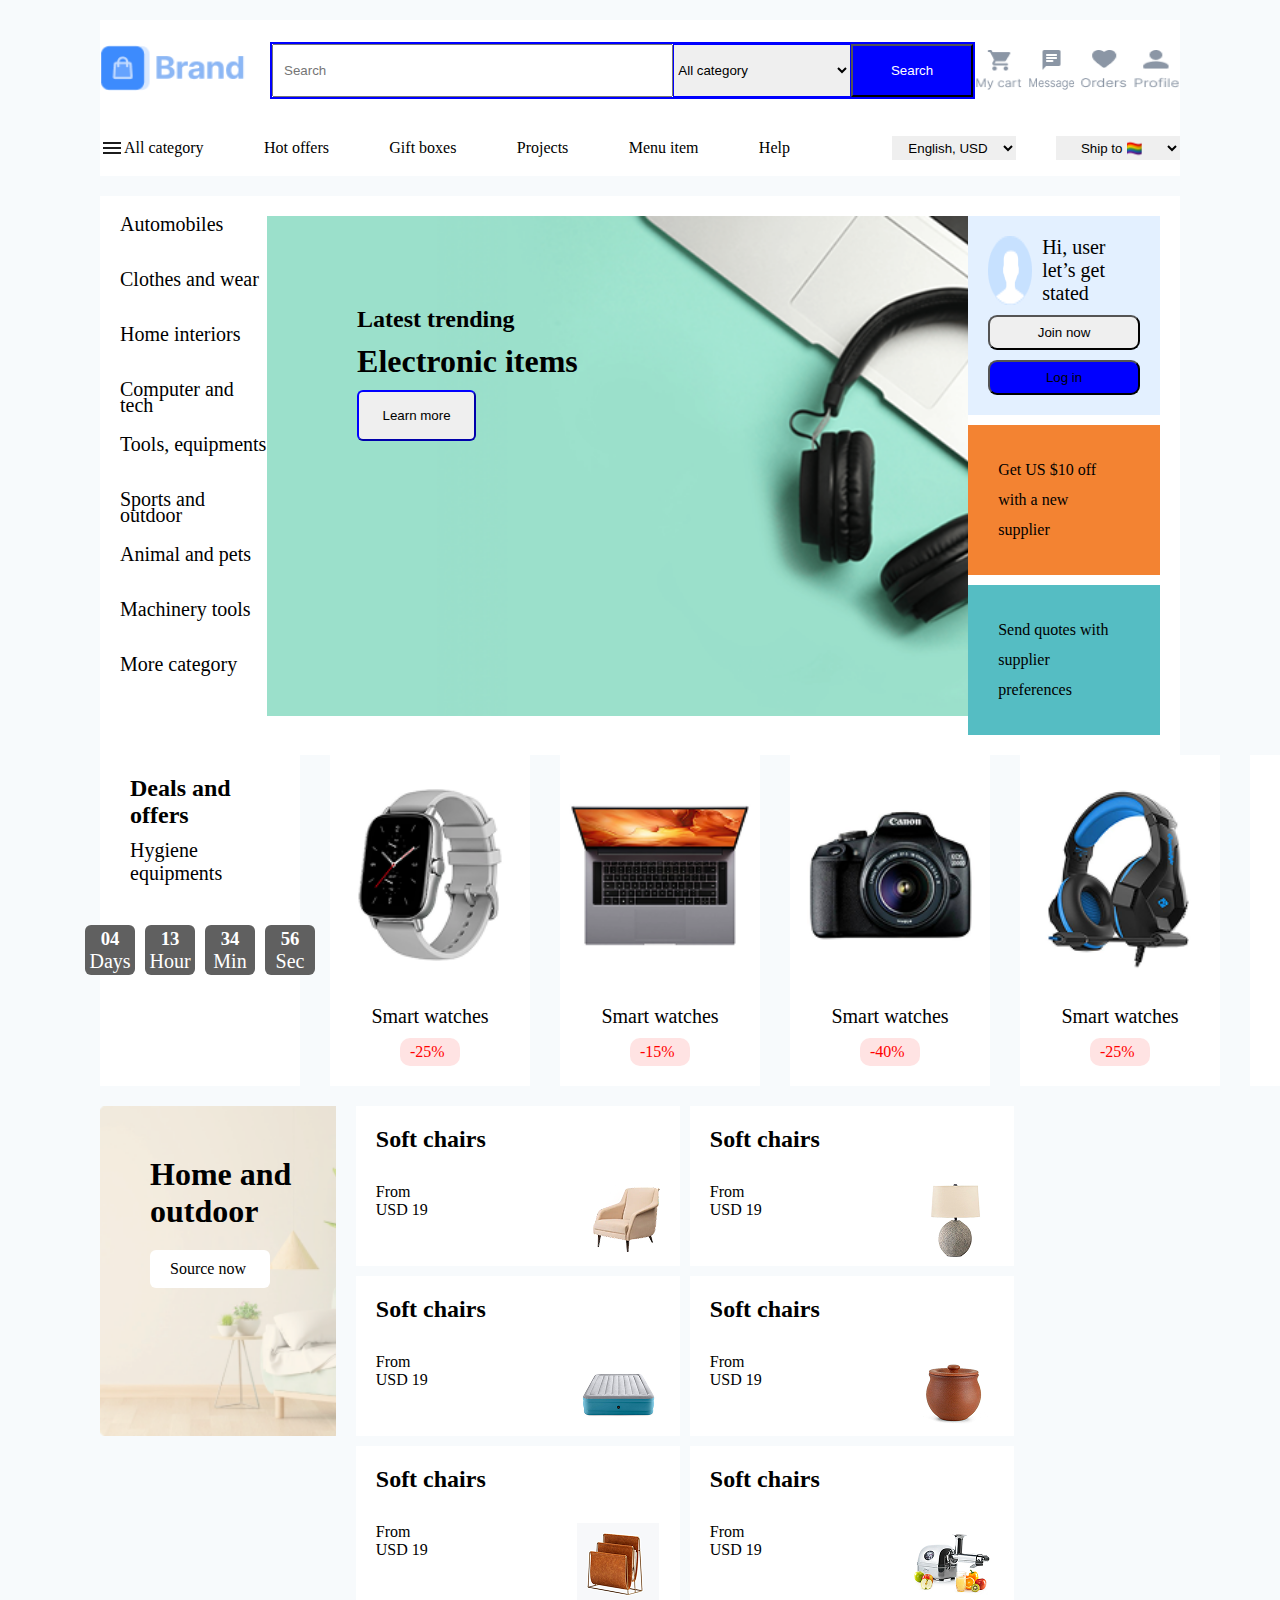
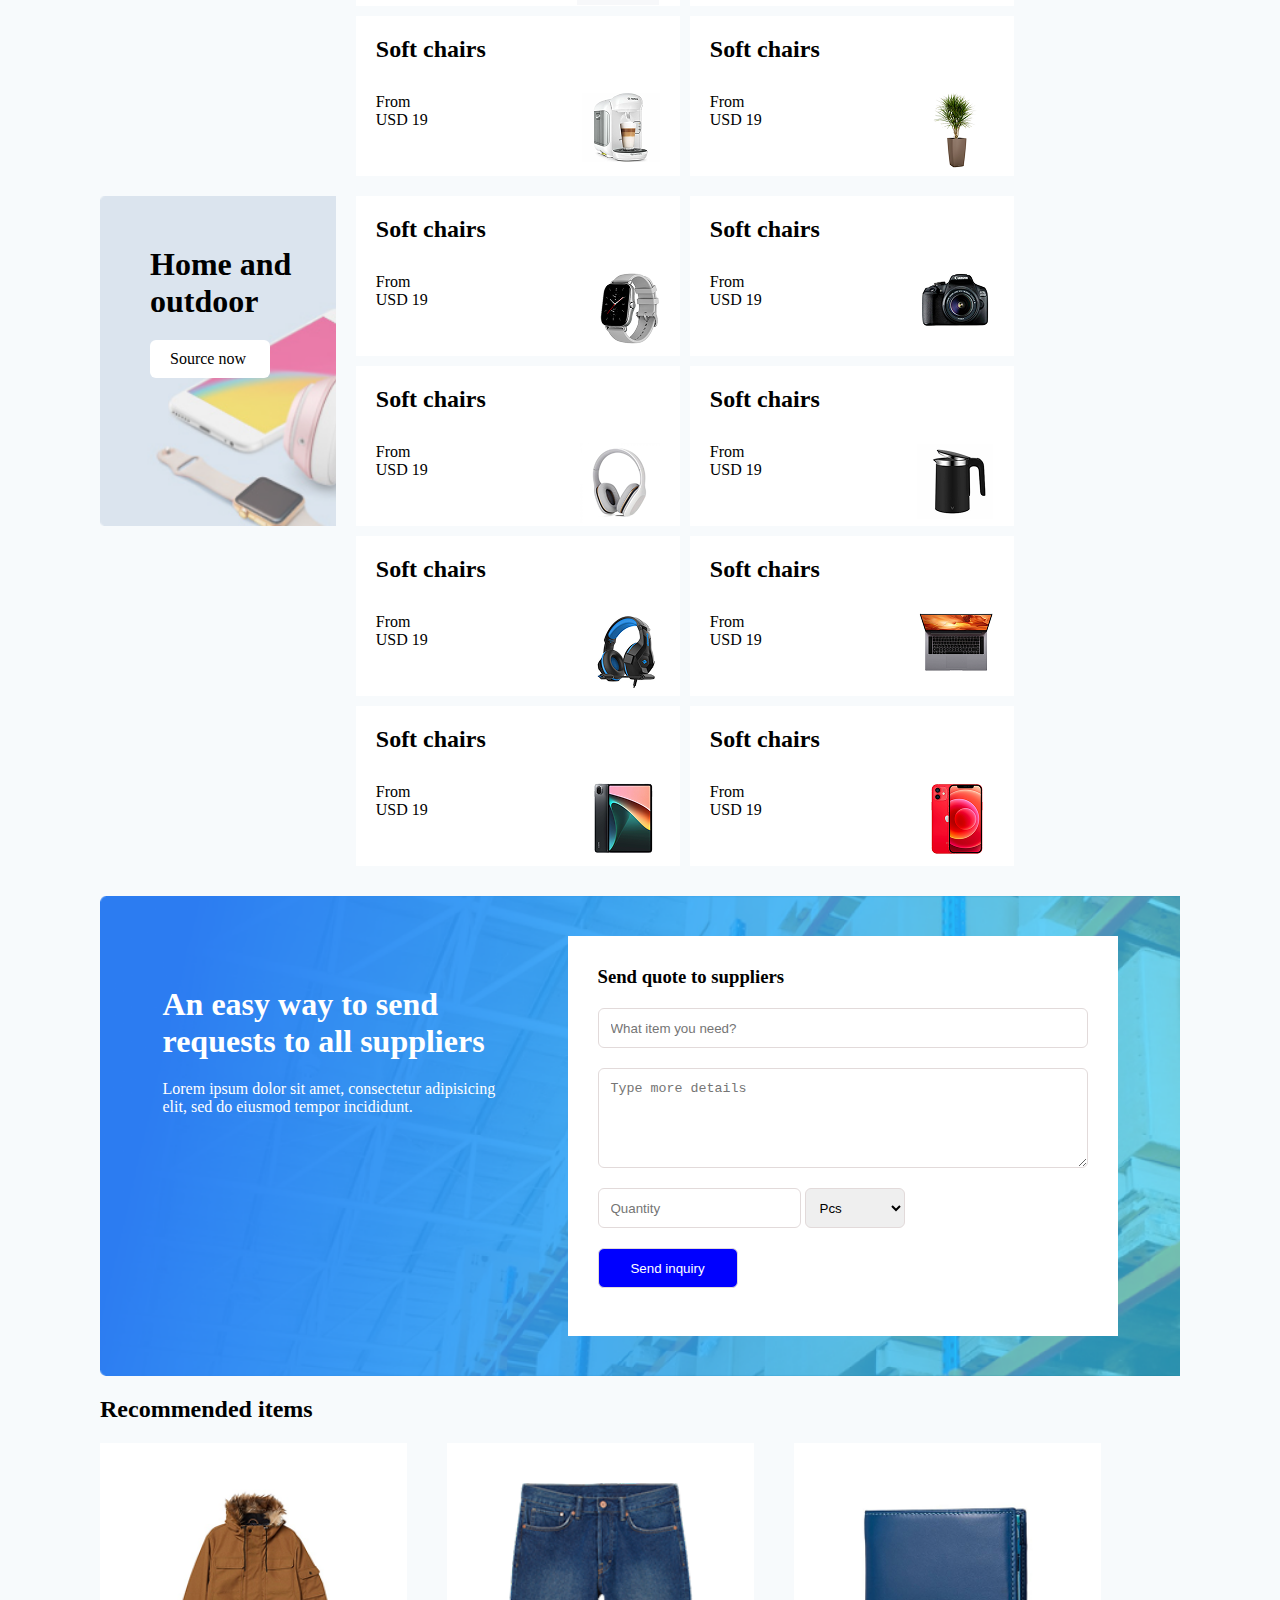
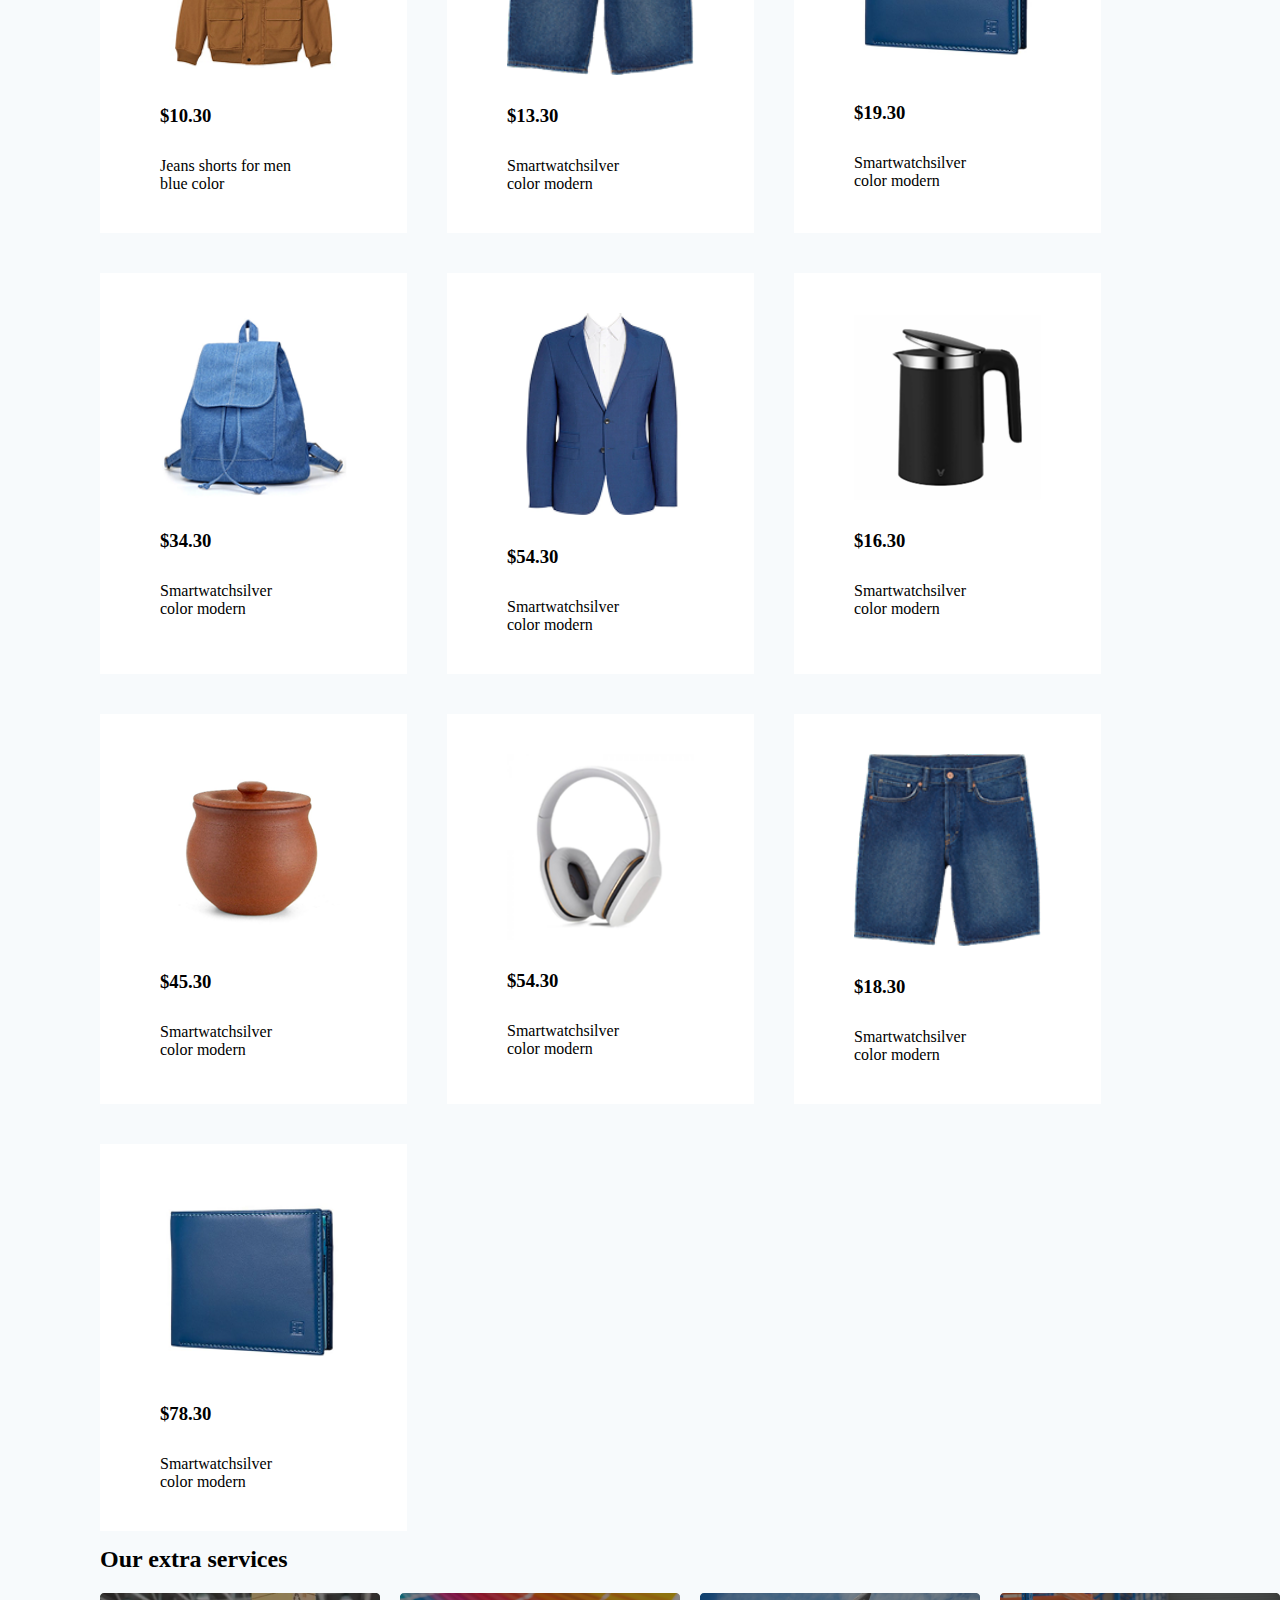
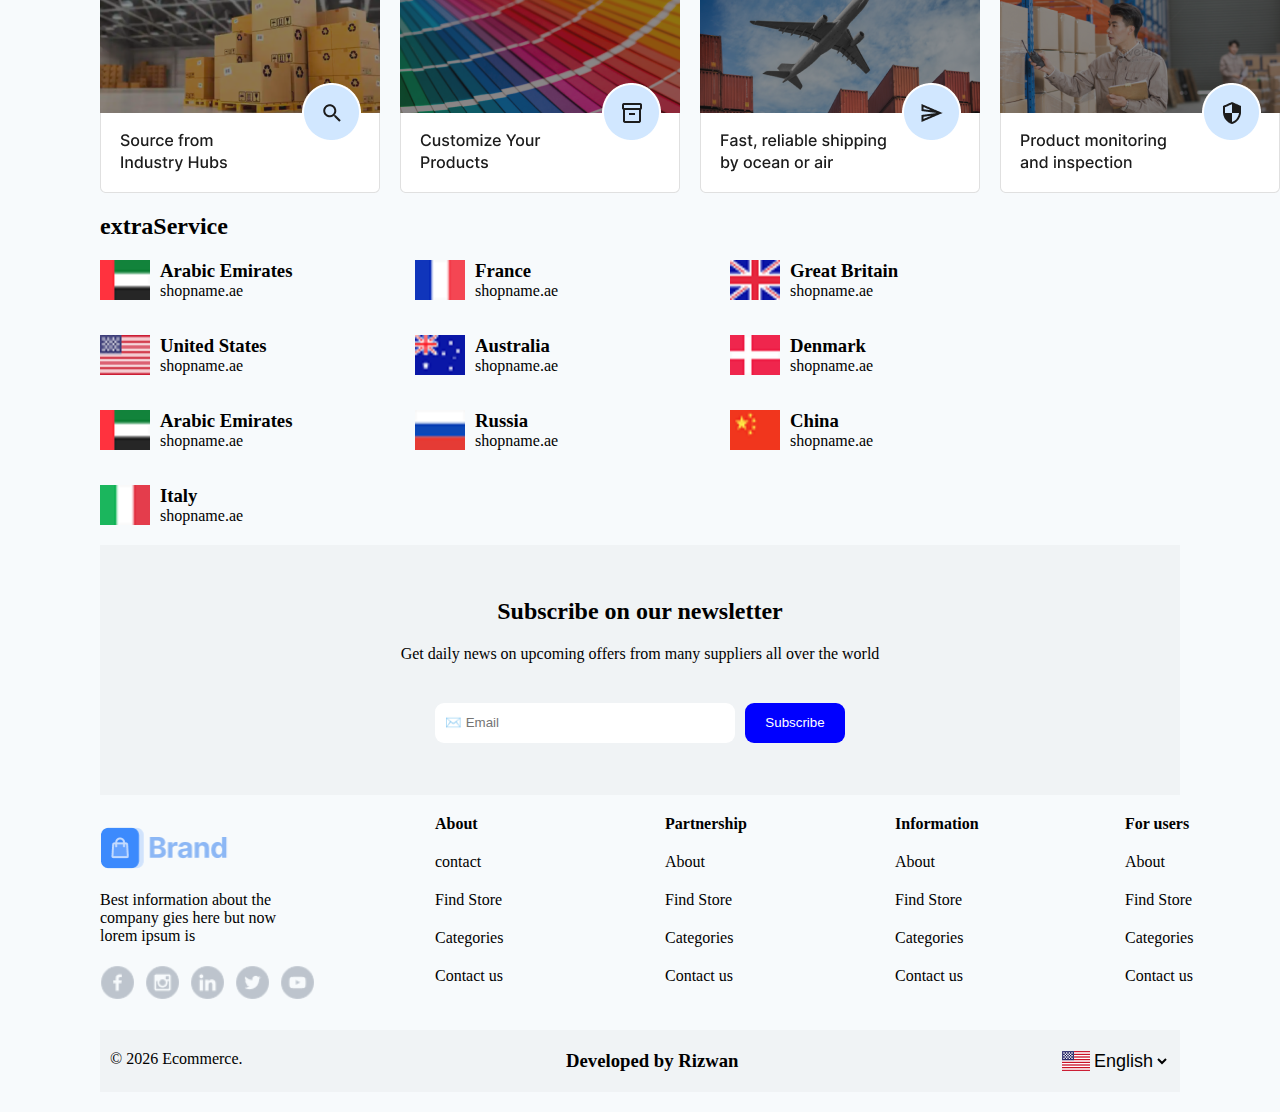
<file: index.html>
<!doctype html>
<html lang="en">
  <head>
    <meta charset="UTF-8" />
    <meta name="viewport" content="width=device-width, initial-scale=1.0" />
    <title>Document</title>
    <link rel="stylesheet" href="style.css" />
  </head>
  <body>
    <header>
      <div class="logo"><img src="icons/logo-colored.png" alt="" /></div>
      <div class="inputFild">
        <input type="search" name="" id="" placeholder="Search" />
        <select name="" id="">
          <option value="">All category</option>
        </select>
        <button>Search</button>
      </div>
      <div class="header-icons">
        <img src="icons/Cart.png" alt="" />
        <img src="icons/Message.png" alt="" />
        <img src="icons/Orders.png" alt="" />
        <img src="icons/Profile.png" alt="" />
      </div>
    </header>

    <div class="nav">
      <ul class="ul">
        <li><img src="icons/menu.png" alt="" /><a href="">All category</a></li>
        <li><a href="">Hot offers</a></li>
        <li><a href="">Gift boxes</a></li>
        <li><a href="">Projects</a></li>
        <li><a href="">Menu item</a></li>
        <li><a href="">Help</a></li>
      </ul>
      <div class="language">
        <select name="" id="">
          <option value="">English, USD</option>
        </select>
        <select name="" id="">
          <option value="">Ship to 🏳️‍🌈</option>
        </select>
      </div>
    </div>
    <div class="hero">
      <div class="left">
        <ul>
          <li>Automobiles</li>
          <li>Clothes and wear</li>
          <li>Home interiors</li>
          <li>Computer and tech</li>
          <li>Tools, equipments</li>
          <li>Sports and outdoor</li>
          <li>Animal and pets</li>
          <li>Machinery tools</li>
          <li>More category</li>
        </ul>
      </div>
      <div class="between">
        <h2>Latest trending</h2>
        <h1>Electronic items</h1>
        <button>Learn more</button>
      </div>
      <div class="right">
        <div class="card-1">
          <div class="profile">
            <img src="image/Avatar.png" alt="" />
            <p>
              Hi, user <br />
              let’s get stated
            </p>
          </div>
          <button>Join now</button>
          <button style="background-color: blue">Log in</button>
        </div>
        <div class="card-2">
          Get US $10 off <br />
          with a new <br />
          supplier
        </div>
        <div class="card-3">
          Send quotes with <br />
          supplier <br />
          preferences
        </div>
      </div>
    </div>
    <div class="digitalProduct">
      <div class="box" id="boxs">
        <h2>Deals and offers</h2>
        <p>Hygiene equipments</p>
        <div class="date">
          <div class="dateBox">
            <h3>04</h3>
            <p>Days</p>
          </div>
          <div class="dateBox">
            <h3>13</h3>
            <p>Hour</p>
          </div>
          <div class="dateBox">
            <h3>34</h3>
            <p>Min</p>
          </div>
          <div class="dateBox">
            <h3>56</h3>
            <p>Sec</p>
          </div>
        </div>
      </div>
      <div class="box">
        <img src="image/8.png" alt="" />
        <p>Smart watches</p>
        <div class="percent">-25%</div>
      </div>
      <div class="box">
        <img src="image/7.png" alt="" />
        <p>Smart watches</p>
        <div class="percent">-15%</div>
      </div>
      <div class="box">
        <img src="image/6.png" alt="" />
        <p>Smart watches</p>
        <div class="percent">-40%</div>
      </div>
      <div class="box">
        <img src="image/5.png" alt="" />
        <p>Smart watches</p>
        <div class="percent">-25%</div>
      </div>
      <div class="box">
        <img src="image/3.png" alt="" />
        <p>Smart watches</p>
        <div class="percent">-25%</div>
      </div>
    </div>
    <div class="home">
      <div class="homeHero">
        <h1>
          Home and <br />
          outdoor
        </h1>
        <span>Source now</span>
      </div>
      <div class="homeProduct">
        <div class="homeBox">
          <h2>Soft chairs</h2>
          <div>
            <p>
              From <br />
              USD 19
            </p>
            <img src="image/1.png" alt="" />
          </div>
        </div>
        <div class="homeBox">
          <h2>Soft chairs</h2>
          <div>
            <p>
              From <br />
              USD 19
            </p>
            <img src="image/image 94.png" alt="" />
          </div>
        </div>
        <div class="homeBox">
          <h2>Soft chairs</h2>
          <div>
            <p>
              From <br />
              USD 19
            </p>
            <img src="image/image 93.png" alt="" />
          </div>
        </div>
        <div class="homeBox">
          <h2>Soft chairs</h2>
          <div>
            <p>
              From <br />
              USD 19
            </p>
            <img src="image/image 90.png" alt="" />
          </div>
        </div>
        <div class="homeBox">
          <h2>Soft chairs</h2>
          <div>
            <p>
              From <br />
              USD 19
            </p>
            <img src="image/rasm.png" alt="" />
          </div>
        </div>
        <div class="homeBox">
          <h2>Soft chairs</h2>
          <div>
            <p>
              From <br />
              USD 19
            </p>
            <img src="image/image 88.png" alt="" />
          </div>
        </div>
        <div class="homeBox">
          <h2>Soft chairs</h2>
          <div>
            <p>
              From <br />
              USD 19
            </p>
            <img src="image/image 87.png" alt="" />
          </div>
        </div>
        <div class="homeBox">
          <h2>Soft chairs</h2>
          <div>
            <p>
              From <br />
              USD 19
            </p>
            <img src="image/image 89.png" alt="" />
          </div>
        </div>
      </div>
    </div>
    <div class="home">
      <div class="homeHero" id="homeHero-2">
        <h1>
          Home and <br />
          outdoor
        </h1>
        <span>Source now</span>
      </div>
      <div class="homeProduct">
        <div class="homeBox">
          <h2>Soft chairs</h2>
          <div>
            <p>
              From <br />
              USD 19
            </p>
            <img src="image/image 35.png" alt="" />
          </div>
        </div>
        <div class="homeBox">
          <h2>Soft chairs</h2>
          <div>
            <p>
              From <br />
              USD 19
            </p>
            <img src="image/image 28.png" alt="" />
          </div>
        </div>
        <div class="homeBox">
          <h2>Soft chairs</h2>
          <div>
            <p>
              From <br />
              USD 19
            </p>
            <img src="image/image 86.png" alt="" />
          </div>
        </div>
        <div class="homeBox">
          <h2>Soft chairs</h2>
          <div>
            <p>
              From <br />
              USD 19
            </p>
            <img src="image/image 85.png" alt="" />
          </div>
        </div>
        <div class="homeBox">
          <h2>Soft chairs</h2>
          <div>
            <p>
              From <br />
              USD 19
            </p>
            <img src="image/image 29.png" alt="" />
          </div>
        </div>
        <div class="homeBox">
          <h2>Soft chairs</h2>
          <div>
            <p>
              From <br />
              USD 19
            </p>
            <img src="image/image 34.png" alt="" />
          </div>
        </div>
        <div class="homeBox">
          <h2>Soft chairs</h2>
          <div>
            <p>
              From <br />
              USD 19
            </p>
            <img src="image/image 32.png" alt="" />
          </div>
        </div>
        <div class="homeBox">
          <h2>Soft chairs</h2>
          <div>
            <p>
              From <br />
              USD 19
            </p>
            <img src="image/image 33.png" alt="" />
          </div>
        </div>
      </div>
    </div>
    <div class="formhero">
      <div class="text">
        <h1>An easy way to send requests to all suppliers</h1>
        <p>
          Lorem ipsum dolor sit amet, consectetur adipisicing elit, sed do
          eiusmod tempor incididunt.
        </p>
      </div>
      <form action="">
        <h3>Send quote to suppliers</h3>
        <input type="text" placeholder="What item you need?" name="" id="" />
        <textarea name="" placeholder="Type more details" id=""></textarea>
        <div>
          <input type="number" placeholder="Quantity" name="" id="" />
          <select name="" id="select">
            <option value="">Pcs</option>
          </select>
        </div>
        <input type="submit" class="submit" value="Send inquiry" />
      </form>
    </div>
    <div class="dressCard">
      <h2>Recommended items</h2>
      <div class="dressBox">
        <div class="dress">
          <img src="image/Dress/2 1.png" alt="" />
          <h3>$10.30</h3>
          <p>Jeans shorts for men <br />blue color</p>
        </div>
        <div class="dress">
          <img src="image/Dress/Bitmap.png" alt="" />
          <h3>$13.30</h3>
          <p>
            Smartwatchsilver <br />
            color modern
          </p>
        </div>
        <div class="dress">
          <img src="image/Dress/image 24.png" alt="" />
          <h3>$19.30</h3>
          <p>
            Smartwatchsilver <br />
            color modern
          </p>
        </div>
        <div class="dress">
          <img src="image/Dress/image 26.png" alt="" />
          <h3>$34.30</h3>
          <p>
            Smartwatchsilver <br />
            color modern
          </p>
        </div>
        <div class="dress">
          <img src="image/Dress/image 30.png" alt="" />
          <h3>$54.30</h3>
          <p>
            Smartwatchsilver <br />
            color modern
          </p>
        </div>
        <div class="dress">
          <img src="image/Dress/image 85.png" alt="" />
          <h3>$16.30</h3>
          <p>
            Smartwatchsilver <br />
            color modern
          </p>
        </div>
        <div class="dress">
          <img src="image/Dress/image 90.png" alt="" />
          <h3>$45.30</h3>
          <p>
            Smartwatchsilver <br />
            color modern
          </p>
        </div>
        <div class="dress">
          <img src="image/Dress/image 86.png" alt="" />
          <h3>$54.30</h3>
          <p>
            Smartwatchsilver <br />
            color modern
          </p>
        </div>
        <div class="dress">
          <img src="image/Dress/Bitmap.png" alt="" />
          <h3>$18.30</h3>
          <p>
            Smartwatchsilver <br />
            color modern
          </p>
        </div>
        <div class="dress">
          <img src="image/Dress/image 24.png" alt="" />
          <h3>$78.30</h3>
          <p>
            Smartwatchsilver <br />
            color modern
          </p>
        </div>
      </div>
    </div>
    <h2>Our extra services</h2>
    <div class="extraService">
      <img src="image/1 copy 2.png" alt="" />
      <img src="image/Dress/2.png" alt="" />
      <img src="image/3 copy.png" alt="" />
      <img src="image/4 copy.png" alt="" />
    </div>
    <h2>extraService</h2>
    <div class="countries">
      <div class="country">
        <img src="image/flage/AE@2x.png" alt="" />
        <div>
          <h3>Arabic Emirates</h3>
          <p>shopname.ae</p>
        </div>
      </div>
      <div class="country">
        <img src="image/flage/FR@2x.png" alt="" />
        <div>
          <h3>France</h3>
          <p>shopname.ae</p>
        </div>
      </div>
      <div class="country">
        <img src="image/flage/GB@2x.png" alt="" />
        <div>
          <h3>Great Britain</h3>
          <p>shopname.ae</p>
        </div>
      </div>
      <div class="country">
        <img src="image/flage/icon.png" alt="" />
        <div>
          <h3>United States</h3>
          <p>shopname.ae</p>
        </div>
      </div>
      <div class="country">
        <img src="image/flage/icon1.png" alt="" />
        <div>
          <h3>Australia</h3>
          <p>shopname.ae</p>
        </div>
      </div>
      <div class="country">
        <img src="image/flage/icon2.png" alt="" />
        <div>
          <h3>Denmark</h3>
          <p>shopname.ae</p>
        </div>
      </div>
      <div class="country">
        <img src="image/flage/AE@2x.png" alt="" />
        <div>
          <h3>Arabic Emirates</h3>
          <p>shopname.ae</p>
        </div>
      </div>
      <div class="country">
        <img src="image/flage/icon6.png" alt="" />
        <div>
          <h3>Russia</h3>
          <p>shopname.ae</p>
        </div>
      </div>
      <div class="country">
        <img src="image/flage/icon4.png" alt="" />
        <div>
          <h3>China</h3>
          <p>shopname.ae</p>
        </div>
      </div>
      <div class="country">
        <img src="image/flage/icon5.png" alt="" />
        <div>
          <h3>Italy</h3>
          <p>shopname.ae</p>
        </div>
      </div>
    </div>
    <div class="subscribe">
      <div class="innerText">
        <h2>Subscribe on our newsletter</h2>
        <p>
          Get daily news on upcoming offers from many suppliers all over the
          world
        </p>
        <div>
          <input type="email" placeholder="✉️ Email" name="" id="email" />
          <input type="submit" value="Subscribe" name="" id="submit" />
        </div>
      </div>
    </div>
    <footer>
      <div class="socail">
        <img src="icons/logo-colored.png" alt="" />
        <p>
          Best information about the company gies here but now lorem ipsum is
        </p>
        <div class="link">
          <img src="icons/facebook3.png" alt="" />
          <img src="icons/instagram3.png" alt="" />
          <img src="icons/linkedin3.png" alt="" />
          <img src="icons/twitter3.png" alt="" />
          <img src="icons/youtube3.png" alt="" />
        </div>
      </div>
      <div class="info">
        <ul>
          <h4>About</h4>
          <h4>Partnership</h4>
          <h4>Information</h4>
          <h4>For users</h4>
          <li>contact</li>
          <li>About</li>
          <li>About</li>
          <li>About</li>
          <li>Find Store</li>
          <li>Find Store</li>
          <li>Find Store</li>
          <li>Find Store</li>
          <li>Categories</li>
          <li>Categories</li>
          <li>Categories</li>
          <li>Categories</li>
          <li>Contact us</li>
          <li>Contact us</li>
          <li>Contact us</li>
          <li>Contact us</li>
        </ul>
      </div>
      <div class="app">
        <h3>Get App</h3>
        <img src="icons/appStore.png" alt="" />
        <img src="icons/market-button.png" alt="" />
      </div>
    </footer>
    <div class="develop">
      <p>© 2026 Ecommerce.</p>
      <h3>Developed by Rizwan</h3>
      <div>
        <img src="image/flage/icon.png" alt="" />
        <select>
          <option value="">English</option>
        </select>
      </div>
    </div>
  </body>
</html>
</file>
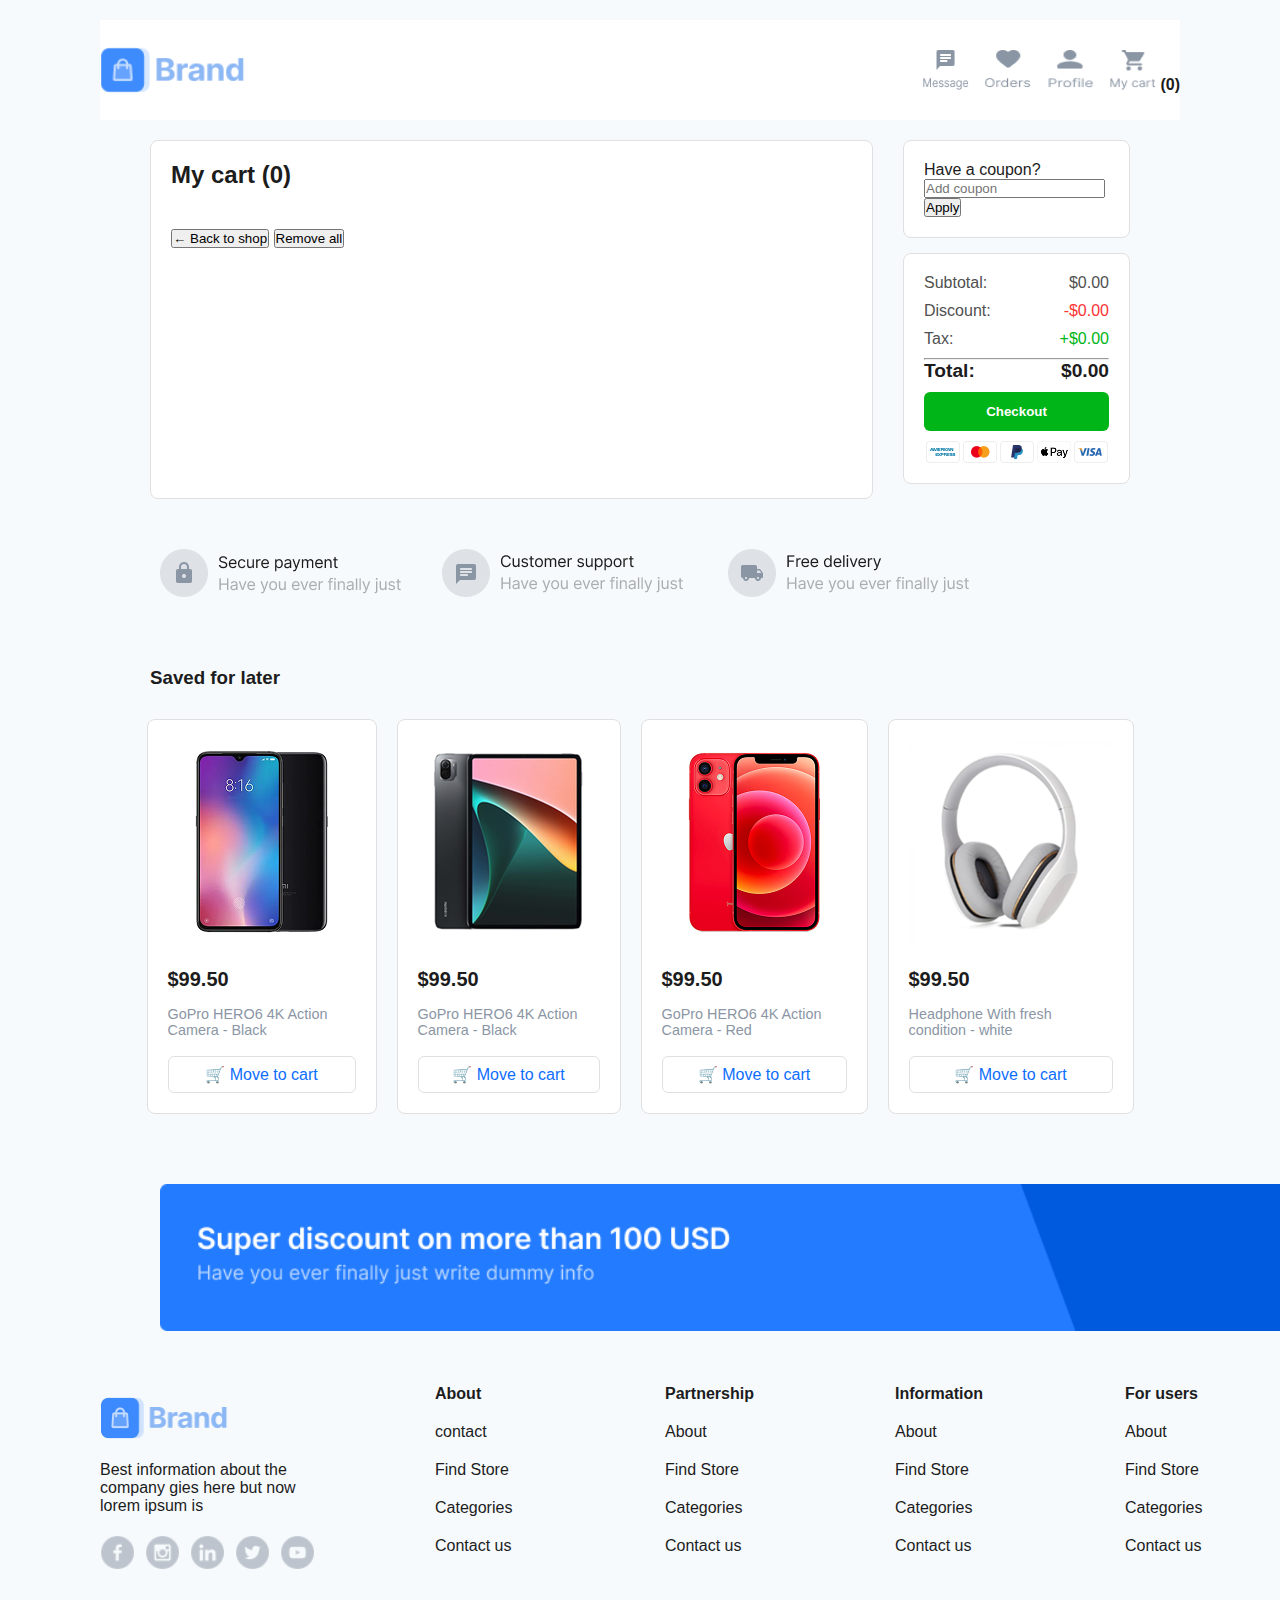
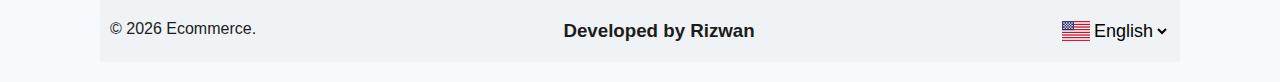
<file: cart.html>
<!doctype html>
<html lang="en">
  <head>
    <meta charset="UTF-8" />
    <meta name="viewport" content="width=device-width, initial-scale=1.0" />
    <title>Shopping Cart - Brand</title>
    <!-- <link rel="stylesheet" href="style.css"> -->
    <link rel="stylesheet" href="cart.css" />
    <script async src="script.js"></script>
  </head>
  <body>
    <header>
      <div class="logo"><img src="icons/logo-colored.png" alt="" /></div>
      <div class="header-icons">
        <img src="icons/Message.png" alt="" />
        <img src="icons/Orders.png" alt="" />
        <img src="icons/Profile.png" alt="" />
        <div class="tool-item cart-btn">
          <b
            ><img src="icons/Cart.png" alt="" /> (<span id="cart-count-nav"
              >0</span
            >)</b
          >
        </div>
      </div>
    </header>

    <div class="container">
      <main class="cart-container">
        <h2 id="cart-header">My cart (0)</h2>
        <div id="cart-items"></div>

        <div class="cart-actions">
          <button class="btn-blue">← Back to shop</button>
          <button class="btn-outline-blue" onclick="clearCart()">
            Remove all
          </button>
        </div>
      </main>

      <aside class="summary-sidebar">
        <div class="coupon-card">
          <p>Have a coupon?</p>
          <div class="input-group">
            <input type="text" placeholder="Add coupon" />
            <button>Apply</button>
          </div>
        </div>

        <div class="totals-card">
          <div class="row">
            <span>Subtotal:</span> <span id="subtotal">$0.00</span>
          </div>
          <div class="row">
            <span>Discount:</span> <span class="red">-$0.00</span>
          </div>
          <div class="row">
            <span>Tax:</span> <span class="green" id="tax">+$0.00</span>
          </div>
          <hr />
          <div class="row total">
            <span>Total:</span> <span id="total-price">$0.00</span>
          </div>
          <button class="checkout-btn">Checkout</button>
          <div class="payment-icons">
            <img src="product-image/icons/payment.png" alt="" />
            <img src="product-image/icons/payment copy.png" alt="" />
            <img src="product-image/icons/payment copy 2.png" alt="" />
            <img src="product-image/icons/payment copy 3.png" alt="" />
            <img src="product-image/icons/payment copy 4.png" alt="">
          </div>
        </div>
      </aside>
    </div>
    <div class="security"><img src="product-image/image/Group 1006.png" alt="">
      <img src="product-image/image/item-feature.png" alt="">
      <img src="product-image/image/item-feature (1).png" alt=""></div>
    <section class="saved-section">
      <h3>Saved for later</h3>
      <div class="product-grid">
        <div class="product-card">
          <div class="img-placeholder">
            <img src="product-image/image/image 23.png" alt="Tablet" />
          </div>
          <p class="price">$99.50</p>
          <p class="name">GoPro HERO6 4K Action Camera - Black</p>
          <button
            onclick="
              addToCart(
                1,
                'GoPro HERO6 4K Camera',
                99.5,
                'product-image/image/image 23.png',
              )
            "
          >
            🛒 Move to cart
          </button>
        </div>
        <div class="product-card">
          <div class="img-placeholder">
            <img src="product-image/image/image 32.png" alt="Phone" />
          </div>
          <p class="price">$99.50</p>
          <p class="name">GoPro HERO6 4K Action Camera - Black</p>
          <button
            onclick="
              addToCart(
                2,
                'iPhone 12 Pro Max',
                99.5,
                'product-image/image/image 32.png',
              )
            "
          >
            🛒 Move to cart
          </button>
        </div>
        <div class="product-card">
          <div class="img-placeholder">
            <img src="product-image/image/image 33.png" alt="Tablet" />
          </div>
          <p class="price">$99.50</p>
          <p class="name">GoPro HERO6 4K Action Camera - Red</p>
          <button
            onclick="
              addToCart(
                3,
                'GoPro HERO6 4K Camera',
                99.5,
                'product-image/image/image 33.png',
              )
            "
          >
            🛒 Move to cart
          </button>
        </div>
        <div class="product-card">
          <div class="img-placeholder">
            <img src="product-image/image/image 86.png" alt="Phone" />
          </div>
          <p class="price">$99.50</p>
          <p class="name">Headphone With fresh condition - white</p>
          <button
            onclick="
              addToCart(
                4,
                'Headphone With fresh condition',
                99.5,
                'product-image/image/image 86.png',
              )
            "
          >
            🛒 Move to cart
          </button>
        </div>
      </div>
    </section>
    <div class="shop">
      <img src="product-image/image/Banner.png" alt="">
    </div>

    <footer>
      <div class="socail">
        <img src="icons/logo-colored.png" alt="" />
        <p>
          Best information about the company gies here but now lorem ipsum is
        </p>
        <div class="link">
          <img src="icons/facebook3.png" alt="" />
          <img src="icons/instagram3.png" alt="" />
          <img src="icons/linkedin3.png" alt="" />
          <img src="icons/twitter3.png" alt="" />
          <img src="icons/youtube3.png" alt="" />
        </div>
      </div>
      <div class="info">
        <ul>
          <h4>About</h4>
          <h4>Partnership</h4>
          <h4>Information</h4>
          <h4>For users</h4>
          <li>contact</li>
          <li>About</li>
          <li>About</li>
          <li>About</li>
          <li>Find Store</li>
          <li>Find Store</li>
          <li>Find Store</li>
          <li>Find Store</li>
          <li>Categories</li>
          <li>Categories</li>
          <li>Categories</li>
          <li>Categories</li>
          <li>Contact us</li>
          <li>Contact us</li>
          <li>Contact us</li>
          <li>Contact us</li>
        </ul>
      </div>
      <div class="app">
        <h3>Get App</h3>
        <img src="icons/appStore.png" alt="" />
        <img src="icons/market-button.png" alt="" />
      </div>
    </footer>
    <div class="develop">
      <p>© 2026 Ecommerce.</p>
      <h3>Developed by Rizwan</h3>
      <div>
        <img src="image/flage/icon.png" alt="" />
        <select>
          <option value="">English</option>
        </select>
      </div>
    </div>
  </body>
</html>
</file>
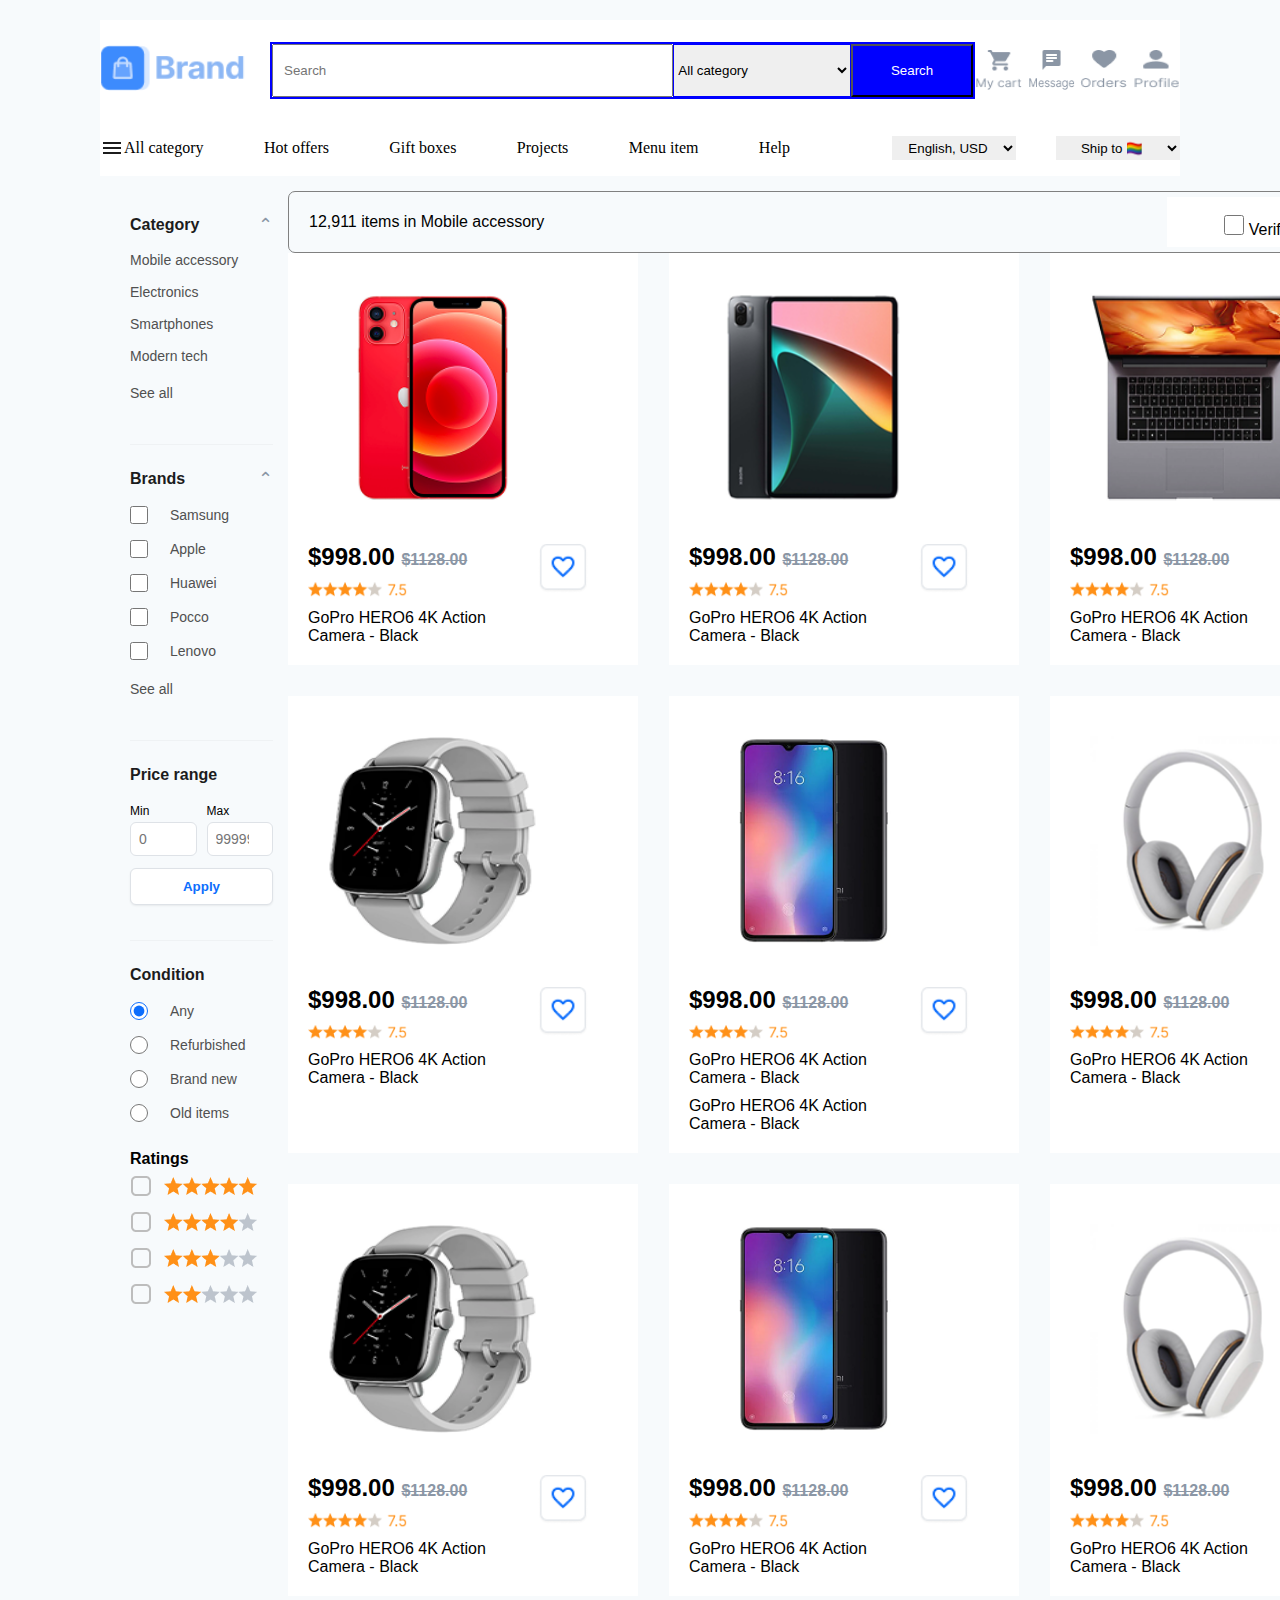
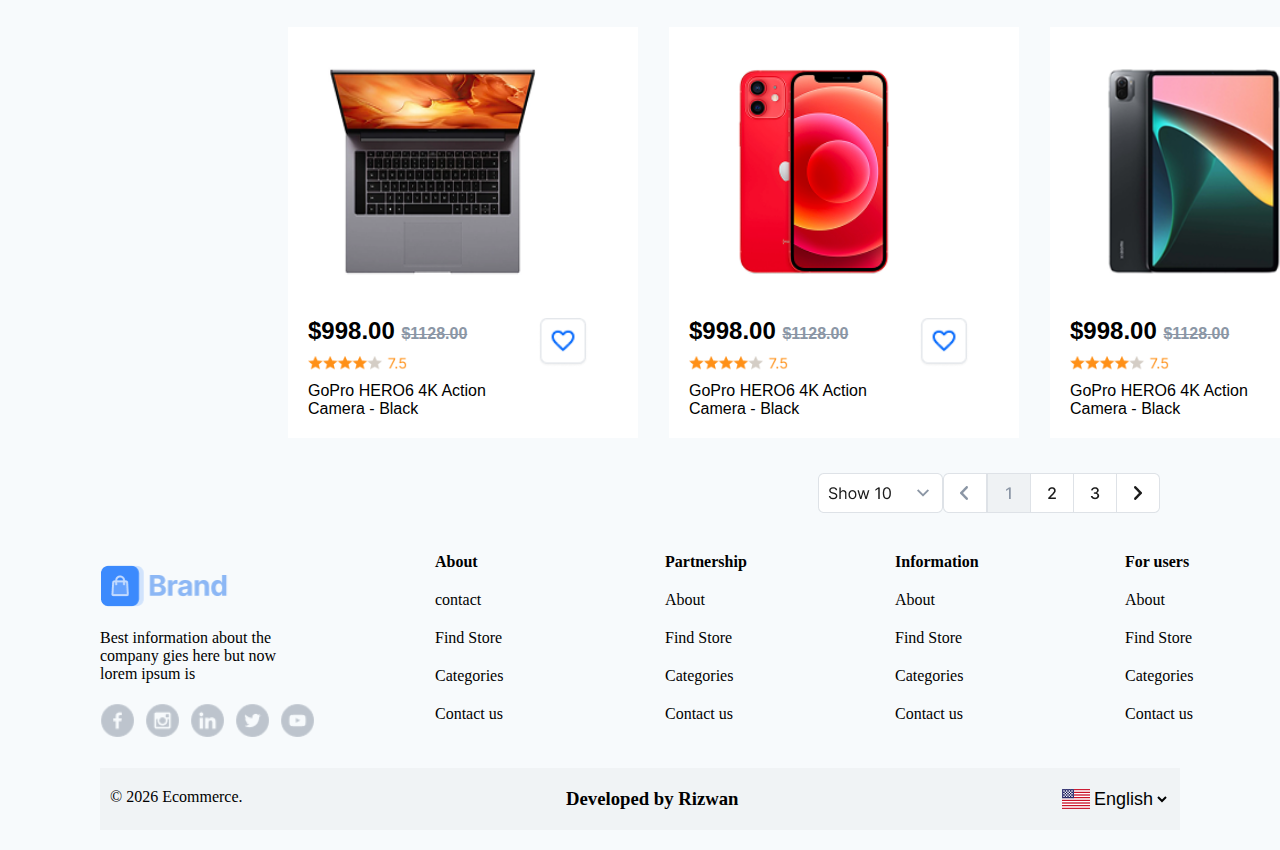
<file: details.html>
<!doctype html>
<html lang="en">
  <head>
    <meta charset="UTF-8" />
    <meta name="viewport" content="width=device-width, initial-scale=1.0" />
    <title>Document</title>
        <link rel="stylesheet" href="product.css" />

    <link rel="stylesheet" href="style.css" />
  </head>
  <body>
    <header>
      <div class="logo"><img src="icons/logo-colored.png" alt="" /></div>
      <div class="inputFild">
        <input type="search" name="" id="" placeholder="Search" />
        <select name="" id="">
          <option value="">All category</option>
        </select>
        <button>Search</button>
      </div>
      <div class="header-icons">
        <img src="icons/Cart.png" alt="" />
        <img src="icons/Message.png" alt="" />
        <img src="icons/Orders.png" alt="" />
        <img src="icons/Profile.png" alt="" />
      </div>
    </header>

    <div class="nav">
      <ul class="ul">
        <li><img src="icons/menu.png" alt="" /><a href="">All category</a></li>
        <li><a href="">Hot offers</a></li>
        <li><a href="">Gift boxes</a></li>
        <li><a href="">Projects</a></li>
        <li><a href="">Menu item</a></li>
        <li><a href="">Help</a></li>
      </ul>
      <div class="language">
        <select name="" id="">
          <option value="">English, USD</option>
        </select>
        <select name="" id="">
          <option value="">Ship to 🏳️‍🌈</option>
        </select>
      </div>
    </div>
    
    <div class="ProductWithName">
  <div class="productName">
    
    <div class="filter-group">
      <div class="filter-header">
        <h3>Category</h3>
        <span class="arrow-up"></span>
      </div>
      <ul class="filter-list">
        <li>Mobile accessory</li>
        <li>Electronics</li>
        <li>Smartphones</li>
        <li>Modern tech</li>
        <li class="see-all">See all</li>
      </ul>
    </div>

    <hr>

    <div class="filter-group">
      <div class="filter-header">
        <h3>Brands</h3>
        <span class="arrow-up"></span>
      </div>
      <ul class="filter-list">
        <li><input type="checkbox"> Samsung</li>
        <li><input type="checkbox"> Apple</li>
        <li><input type="checkbox"> Huawei</li>
        <li><input type="checkbox"> Pocco</li>
        <li><input type="checkbox"> Lenovo</li>
        <li class="see-all">See all</li>
      </ul>
    </div>

    <hr>

    <div class="filter-group">
      <div class="filter-header">
        <h3>Price range</h3>
      </div>
      <div class="price-inputs">
        <div class="input-box">
          <label>Min</label>
          <input type="number" placeholder="0">
        </div>
        <div class="input-box">
          <label>Max</label>
          <input type="number" placeholder="999999">
        </div>
      </div>
      <button class="apply-btn">Apply</button>
    </div>

    <hr>

    <div class="filter-group">
      <div class="filter-header">
        <h3>Condition</h3>
      </div>
      <ul class="filter-list">
        <li><input type="radio" name="condition" checked> Any</li>
        <li><input type="radio" name="condition"> Refurbished</li>
        <li><input type="radio" name="condition"> Brand new</li>
        <li><input type="radio" name="condition"> Old items</li>
      </ul>
    </div>
    <div>
        <h4>Ratings</h4>
        <img src="product-image/image/Group 997.png" alt="">
    </div>

  </div>
 
<div class="proNav">
    <nav >
        <p>12,911 items in Mobile accessory</p>
        <div class="input">
            <div><input type="checkbox"><span>Verified only</span></div>
            <select name="" id=""><option value="">Featured</option></select>
            <img src="product-image/image/btn-group.png" alt="">
        </div>
    </nav>
    <div class="productCart">
        <div class="product">
            <img src="product-image/image/image 33.png" alt="" class="itemImg">
            <div class="withHert">
                <div class="productDetail">
                <h2>$998.00 <span style="color: #8B96A5; font-size: 16px;"><del>$1128.00</del></span></h2>
                <img src="product-image/icons/rating.png" alt="" class="stars"> 
                <p>GoPro HERO6 4K Action Camera - Black</p>
                 
            </div>
            <img class="heart" src="product-image/icons/btn-basic.png" alt="">
        </div></div>
        <div class="product">
            <img src="product-image/image/image 32.png" class="itemImg" alt="">
            <div class="withHert">
                <div class="productDetail">
                <h2>$998.00 <span style="color: #8B96A5; font-size: 16px;"><del>$1128.00</del></span></h2>
                <img src="product-image/icons/rating.png" alt="" class="stars"> 
                <p>GoPro HERO6 4K Action Camera - Black</p>
                 
            
            </div>
            <img class="heart" src="product-image/icons/btn-basic.png" alt="">
        </div>
        </div>
        <div class="product">
            <img src="product-image/image/image 34.png" class="itemImg" alt="">
            <div class="withHert">
                <div class="productDetail">
                <h2>$998.00 <span style="color: #8B96A5; font-size: 16px;"><del>$1128.00</del></span></h2>
                <img src="product-image/icons/rating.png" alt="" class="stars"> 
                <p>GoPro HERO6 4K Action Camera - Black</p>
                 
            
            </div>
            <img class="heart" src="product-image/icons/btn-basic.png" alt="">
        </div>
        </div>
        <div class="product">
            <img src="product-image/image/image 35.png" class="itemImg" alt="">
            <div class="withHert">
                <div class="productDetail">
                <h2>$998.00 <span style="color: #8B96A5; font-size: 16px;"><del>$1128.00</del></span></h2>
                <img src="product-image/icons/rating.png" alt="" class="stars"> 
                <p>GoPro HERO6 4K Action Camera - Black</p>
                 
            
            </div>
            <img class="heart" src="product-image/icons/btn-basic.png" alt="">
        </div>
        </div>
        <div class="product">
            <img src="product-image/image/image 23.png" class="itemImg" alt="">
            <div class="withHert">
                <div class="productDetail">
                <h2>$998.00 <span style="color: #8B96A5; font-size: 16px;"><del>$1128.00</del></span></h2>
                <img src="product-image/icons/rating.png" alt="" class="stars">
                <p>GoPro HERO6 4K Action Camera - Black</p> 
                <p>GoPro HERO6 4K Action Camera - Black</p>
                 
            
            </div>
            <img class="heart" src="product-image/icons/btn-basic.png" alt="">
        </div>
        </div>
        <div class="product">
            <img src="product-image/image/image 86.png" class="itemImg" alt="">
            <div class="withHert">
                <div class="productDetail">
                <h2>$998.00 <span style="color: #8B96A5; font-size: 16px;"><del>$1128.00</del></span></h2>
                <img src="product-image/icons/rating.png" alt="" class="stars"> 
                <p>GoPro HERO6 4K Action Camera - Black</p>
                 
            
            </div>
            <img class="heart" src="product-image/icons/btn-basic.png" alt="">
        </div>
    </div><div class="product">
            <img src="product-image/image/image 35.png" class="itemImg" alt="">
            <div class="withHert">
                <div class="productDetail">
                <h2>$998.00 <span style="color: #8B96A5; font-size: 16px;"><del>$1128.00</del></span></h2>
                <img src="product-image/icons/rating.png" alt="" class="stars"> 
                <p>GoPro HERO6 4K Action Camera - Black</p>
                 
            
            </div>
            <img class="heart" src="product-image/icons/btn-basic.png" alt="">
        </div>
        </div>
        <div class="product">
            <img src="product-image/image/image 23.png" class="itemImg" alt="">
            <div class="withHert">
                <div class="productDetail">
                <h2>$998.00 <span style="color: #8B96A5; font-size: 16px;"><del>$1128.00</del></span></h2>
                <img src="product-image/icons/rating.png" alt="" class="stars">
                <p>GoPro HERO6 4K Action Camera - Black</p> 
                 
            
            </div>
            <img class="heart" src="product-image/icons/btn-basic.png" alt="">
        </div>
        </div>
        <div class="product">
            <img src="product-image/image/image 86.png" class="itemImg" alt="">
            <div class="withHert">
                <div class="productDetail">
                <h2>$998.00 <span style="color: #8B96A5; font-size: 16px;"><del>$1128.00</del></span></h2>
                <img src="product-image/icons/rating.png" alt="" class="stars"> 
                <p>GoPro HERO6 4K Action Camera - Black</p>
                 
            
            </div>
            <img class="heart" src="product-image/icons/btn-basic.png" alt="">
        </div>
    </div><div class="product">
            <img src="product-image/image/image 34.png" class="itemImg" alt="">
            <div class="withHert">
                <div class="productDetail">
                <h2>$998.00 <span style="color: #8B96A5; font-size: 16px;"><del>$1128.00</del></span></h2>
                <img src="product-image/icons/rating.png" alt="" class="stars"> 
                <p>GoPro HERO6 4K Action Camera - Black</p>
                 
            
            </div>
            <img class="heart" src="product-image/icons/btn-basic.png" alt="">
        </div>
        </div>
        <div class="product">
            <img src="product-image/image/image 33.png" class="itemImg" alt="">
            <div class="withHert">
                <div class="productDetail">
                <h2>$998.00 <span style="color: #8B96A5; font-size: 16px;"><del>$1128.00</del></span></h2>
                <img src="product-image/icons/rating.png" alt="" class="stars">
                <p>GoPro HERO6 4K Action Camera - Black</p> 
                 
            
            </div>
            <img class="heart" src="product-image/icons/btn-basic.png" alt="">
        </div>
        </div>
        <div class="product">
            <img src="product-image/image/image 32.png" class="itemImg" alt="">
            <div class="withHert">
                <div class="productDetail">
                <h2>$998.00 <span style="color: #8B96A5; font-size: 16px;"><del>$1128.00</del></span></h2>
                <img src="product-image/icons/rating.png" alt="" class="stars"> 
                <p>GoPro HERO6 4K Action Camera - Black</p>
                 
            
            </div>
            <img class="heart" src="product-image/icons/btn-basic.png" alt="">
        </div>
    </div>
</div>
</div>  </div>
<div class="page">
    <img src="product-image/icons/selectbox-done.png" alt="">
    <img src="product-image/icons/Group 273.png" alt="">
</div>
  <footer>
      <div class="socail">
        <img src="icons/logo-colored.png" alt="" />
        <p>
          Best information about the company gies here but now lorem ipsum is
        </p>
        <div class="link">
          <img src="icons/facebook3.png" alt="" />
          <img src="icons/instagram3.png" alt="" />
          <img src="icons/linkedin3.png" alt="" />
          <img src="icons/twitter3.png" alt="" />
          <img src="icons/youtube3.png" alt="" />
        </div>
      </div>
      <div class="info">
        <ul>
          <h4>About</h4>
          <h4>Partnership</h4>
          <h4>Information</h4>
          <h4>For users</h4>
          <li>contact</li>
          <li>About</li>
          <li>About</li>
          <li>About</li>
          <li>Find Store</li>
          <li>Find Store</li>
          <li>Find Store</li>
          <li>Find Store</li>
          <li>Categories</li>
          <li>Categories</li>
          <li>Categories</li>
          <li>Categories</li>
          <li>Contact us</li>
          <li>Contact us</li>
          <li>Contact us</li>
          <li>Contact us</li>
        </ul>
      </div>
      <div class="app">
        <h3>Get App</h3>
        <img src="icons/appStore.png" alt="" />
        <img src="icons/market-button.png" alt="" />
      </div>
    </footer>
    <div class="develop">
      <p>© 2026 Ecommerce.</p>
      <h3>Developed by Rizwan</h3>
      <div>
        <img src="image/flage/icon.png" alt="" />
        <select>
          <option value="">English</option>
        </select>
      </div>
    </div>
  </body>
</html>
</file>
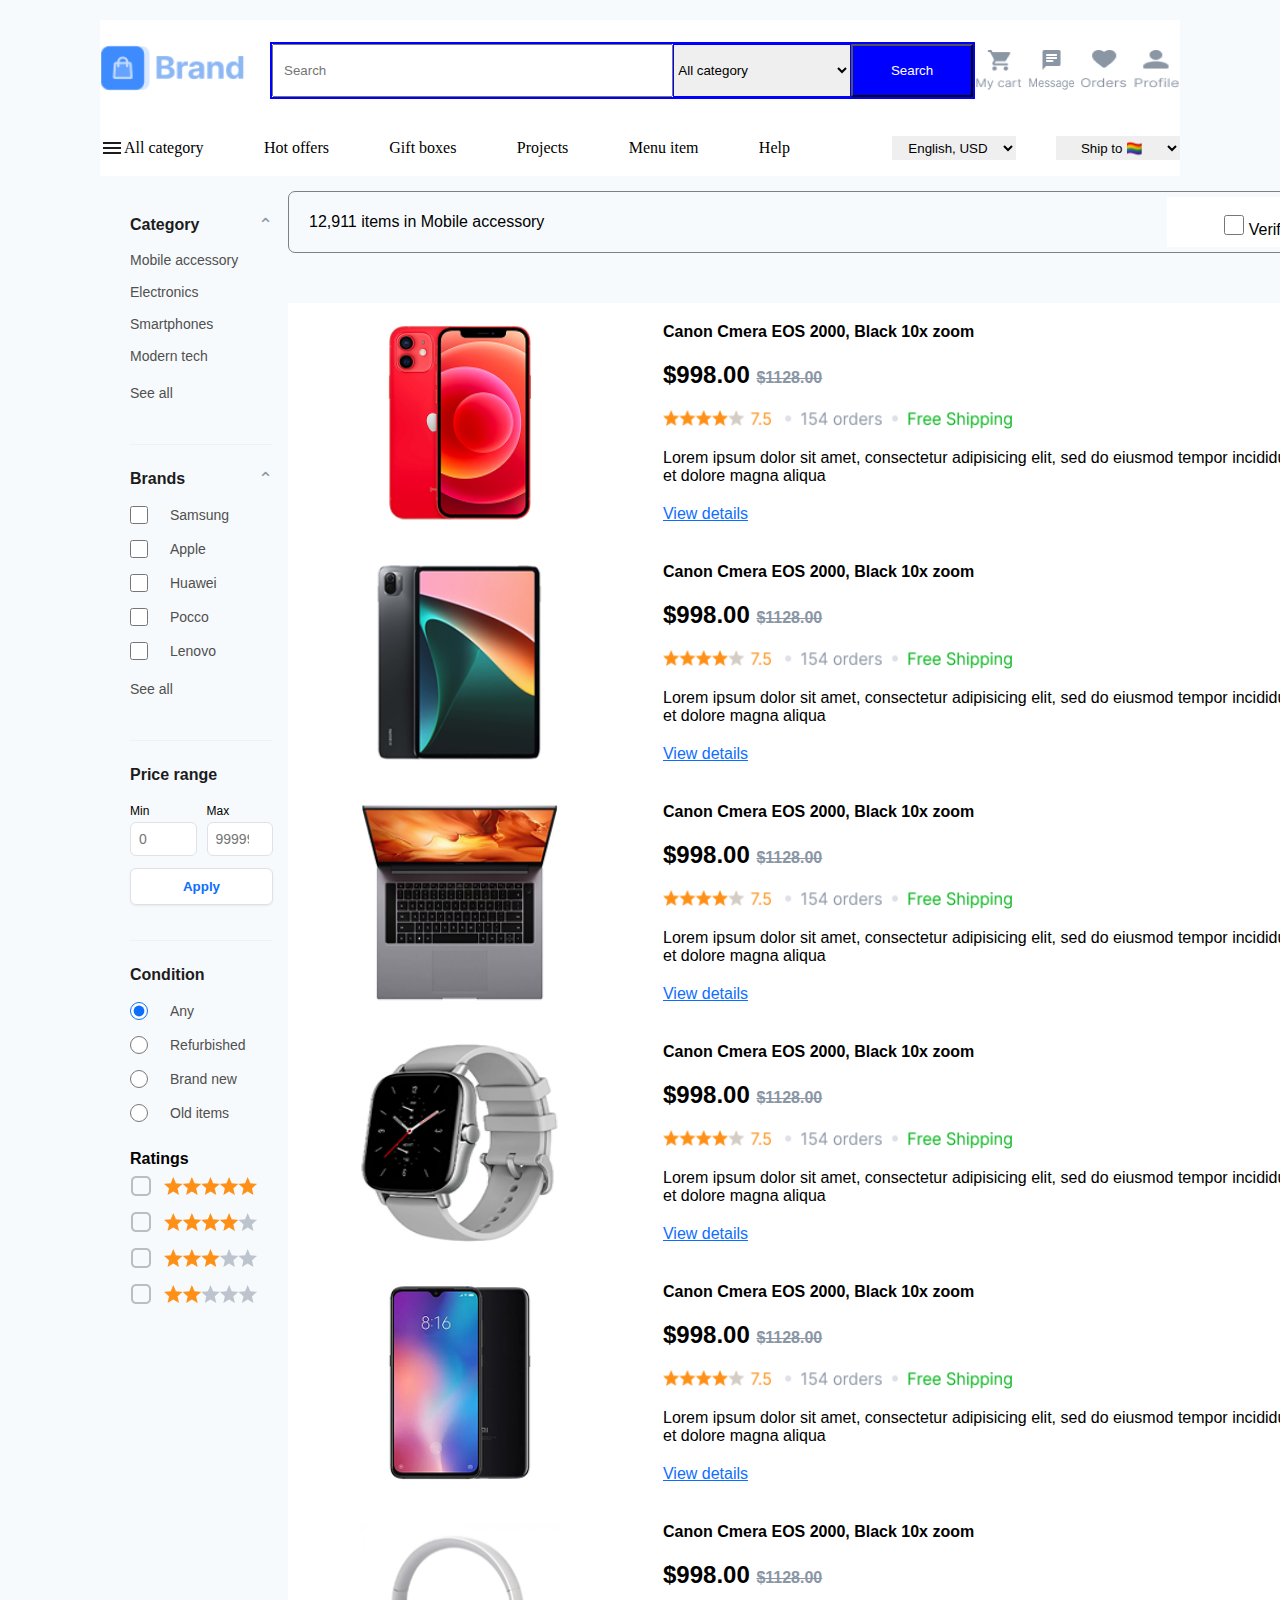
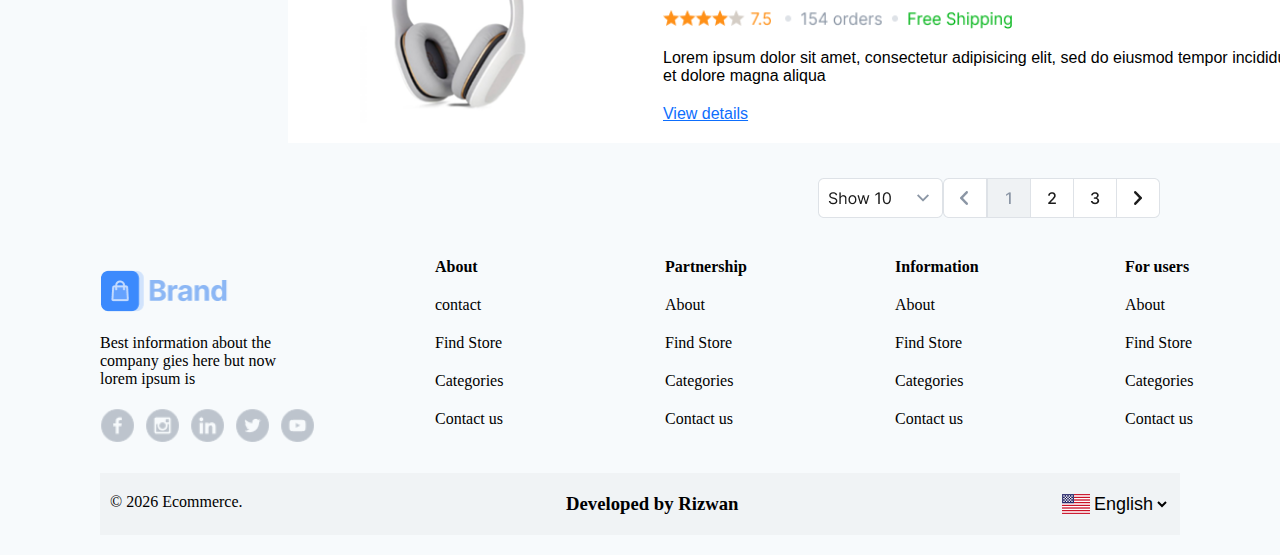
<file: product.html>
<!doctype html>
<html lang="en">
  <head>
    <meta charset="UTF-8" />
    <meta name="viewport" content="width=device-width, initial-scale=1.0" />
    <title>Document</title>
        <link rel="stylesheet" href="product.css" />

    <link rel="stylesheet" href="style.css" />
  </head>
  <body>
    <header>
      <div class="logo"><img src="icons/logo-colored.png" alt="" /></div>
      <div class="inputFild">
        <input type="search" name="" id="" placeholder="Search" />
        <select name="" id="">
          <option value="">All category</option>
        </select>
        <button>Search</button>
      </div>
      <div class="header-icons">
        <img src="icons/Cart.png" alt="" />
        <img src="icons/Message.png" alt="" />
        <img src="icons/Orders.png" alt="" />
        <img src="icons/Profile.png" alt="" />
      </div>
    </header>

    <div class="nav">
      <ul class="ul">
        <li><img src="icons/menu.png" alt="" /><a href="">All category</a></li>
        <li><a href="">Hot offers</a></li>
        <li><a href="">Gift boxes</a></li>
        <li><a href="">Projects</a></li>
        <li><a href="">Menu item</a></li>
        <li><a href="">Help</a></li>
      </ul>
      <div class="language">
        <select name="" id="">
          <option value="">English, USD</option>
        </select>
        <select name="" id="">
          <option value="">Ship to 🏳️‍🌈</option>
        </select>
      </div>
    </div>
    
    <div class="ProductWithName">
  <div class="productName">
    
    <div class="filter-group">
      <div class="filter-header">
        <h3>Category</h3>
        <span class="arrow-up"></span>
      </div>
      <ul class="filter-list">
        <li>Mobile accessory</li>
        <li>Electronics</li>
        <li>Smartphones</li>
        <li>Modern tech</li>
        <li class="see-all">See all</li>
      </ul>
    </div>

    <hr>

    <div class="filter-group">
      <div class="filter-header">
        <h3>Brands</h3>
        <span class="arrow-up"></span>
      </div>
      <ul class="filter-list">
        <li><input type="checkbox"> Samsung</li>
        <li><input type="checkbox"> Apple</li>
        <li><input type="checkbox"> Huawei</li>
        <li><input type="checkbox"> Pocco</li>
        <li><input type="checkbox"> Lenovo</li>
        <li class="see-all">See all</li>
      </ul>
    </div>

    <hr>

    <div class="filter-group">
      <div class="filter-header">
        <h3>Price range</h3>
      </div>
      <div class="price-inputs">
        <div class="input-box">
          <label>Min</label>
          <input type="number" placeholder="0">
        </div>
        <div class="input-box">
          <label>Max</label>
          <input type="number" placeholder="999999">
        </div>
      </div>
      <button class="apply-btn">Apply</button>
    </div>

    <hr>

    <div class="filter-group">
      <div class="filter-header">
        <h3>Condition</h3>
      </div>
      <ul class="filter-list">
        <li><input type="radio" name="condition" checked> Any</li>
        <li><input type="radio" name="condition"> Refurbished</li>
        <li><input type="radio" name="condition"> Brand new</li>
        <li><input type="radio" name="condition"> Old items</li>
      </ul>
    </div>
    <div>
        <h4>Ratings</h4>
        <img src="product-image/image/Group 997.png" alt="">
    </div>

  </div>
 
<div class="proNav">
    <nav >
        <p>12,911 items in Mobile accessory</p>
        <div class="input">
            <div><input type="checkbox"><span>Verified only</span></div>
            <select name="" id=""><option value="">Featured</option></select>
            <img src="product-image/image/btn-group.png" alt="">
        </div>
    </nav>
    <div class="productCard">
        <div class="products">
            <img src="product-image/image/image 33.png" alt="" class="proImg">
            <div class="productDetails">
                <h4>Canon Cmera EOS 2000, Black 10x zoom</h4>
                <h2>$998.00 <span style="color: #8B96A5; font-size: 16px;"><del>$1128.00</del></span></h2>
                <img src="product-image/image/Group 989.png" alt="" class="star">
                <p>Lorem ipsum dolor sit amet, consectetur adipisicing elit, sed do eiusmod
tempor incididunt ut labore et dolore magna aliqua</p>
                 <a href="">View details</a>
            
            </div>
            <img class="heart" src="product-image/icons/btn-basic.png" alt="">
        </div><div class="products">
            <img src="product-image/image/image 32.png" class="proImg" alt="">
            <div class="productDetails">
                <h4>Canon Cmera EOS 2000, Black 10x zoom</h4>
                <h2>$998.00 <span style="color: #8B96A5; font-size: 16px;"><del>$1128.00</del></span></h2>
                <img src="product-image/image/Group 989.png" alt="" class="star">
                <p>Lorem ipsum dolor sit amet, consectetur adipisicing elit, sed do eiusmod
tempor incididunt ut labore et dolore magna aliqua</p>
                 <a href="">View details</a>
            
            </div>
            <img class="heart" src="product-image/icons/btn-basic.png" alt="">
        </div><div class="products">
            <img src="product-image/image/image 34.png" class="proImg" alt="">
            <div class="productDetails">
                <h4>Canon Cmera EOS 2000, Black 10x zoom</h4>
                <h2>$998.00 <span style="color: #8B96A5; font-size: 16px;"><del>$1128.00</del></span></h2>
                <img src="product-image/image/Group 989.png" alt="" class="star">
                <p>Lorem ipsum dolor sit amet, consectetur adipisicing elit, sed do eiusmod
tempor incididunt ut labore et dolore magna aliqua</p>
                 <a href="">View details</a>
            
            </div>
            <img class="heart" src="product-image/icons/btn-basic.png" alt="">
        </div><div class="products">
            <img src="product-image/image/image 35.png" class="proImg" alt="">
            <div class="productDetails">
                <h4>Canon Cmera EOS 2000, Black 10x zoom</h4>
                <h2>$998.00 <span style="color: #8B96A5; font-size: 16px;"><del>$1128.00</del></span></h2>
                <img src="product-image/image/Group 989.png" alt="" class="star">
                <p>Lorem ipsum dolor sit amet, consectetur adipisicing elit, sed do eiusmod
tempor incididunt ut labore et dolore magna aliqua</p>
                 <a href="">View details</a>
            
            </div>
            <img class="heart" src="product-image/icons/btn-basic.png" alt="">
        </div><div class="products">
            <img src="product-image/image/image 23.png" class="proImg" alt="">
            <div class="productDetails">
                <h4>Canon Cmera EOS 2000, Black 10x zoom</h4>
                <h2>$998.00 <span style="color: #8B96A5; font-size: 16px;"><del>$1128.00</del></span></h2>
                <img src="product-image/image/Group 989.png" alt="" class="star">
                <p>Lorem ipsum dolor sit amet, consectetur adipisicing elit, sed do eiusmod
tempor incididunt ut labore et dolore magna aliqua</p>
                 <a href="">View details</a>
            
            </div>
            <img class="heart" src="product-image/icons/btn-basic.png" alt="">
        </div><div class="products">
            <img src="product-image/image/image 86.png" class="proImg" alt="">
            <div class="productDetails">
                <h4>Canon Cmera EOS 2000, Black 10x zoom</h4>
                <h2>$998.00 <span style="color: #8B96A5; font-size: 16px;"><del>$1128.00</del></span></h2>
                <img src="product-image/image/Group 989.png" alt="" class="star">
                <p>Lorem ipsum dolor sit amet, consectetur adipisicing elit, sed do eiusmod
tempor incididunt ut labore et dolore magna aliqua</p>
                 <a href="">View details</a>
            
            </div>
            <img class="heart" src="product-image/icons/btn-basic.png" alt="">
        </div>
    </div>
</div>
</div>  
<div class="page">
    <img src="product-image/icons/selectbox-done.png" alt="">
    <img src="product-image/icons/Group 273.png" alt="">
</div>
  <footer>
      <div class="socail">
        <img src="icons/logo-colored.png" alt="" />
        <p>
          Best information about the company gies here but now lorem ipsum is
        </p>
        <div class="link">
          <img src="icons/facebook3.png" alt="" />
          <img src="icons/instagram3.png" alt="" />
          <img src="icons/linkedin3.png" alt="" />
          <img src="icons/twitter3.png" alt="" />
          <img src="icons/youtube3.png" alt="" />
        </div>
      </div>
      <div class="info">
        <ul>
          <h4>About</h4>
          <h4>Partnership</h4>
          <h4>Information</h4>
          <h4>For users</h4>
          <li>contact</li>
          <li>About</li>
          <li>About</li>
          <li>About</li>
          <li>Find Store</li>
          <li>Find Store</li>
          <li>Find Store</li>
          <li>Find Store</li>
          <li>Categories</li>
          <li>Categories</li>
          <li>Categories</li>
          <li>Categories</li>
          <li>Contact us</li>
          <li>Contact us</li>
          <li>Contact us</li>
          <li>Contact us</li>
        </ul>
      </div>
      <div class="app">
        <h3>Get App</h3>
        <img src="icons/appStore.png" alt="" />
        <img src="icons/market-button.png" alt="" />
      </div>
    </footer>
    <div class="develop">
      <p>© 2026 Ecommerce.</p>
      <h3>Developed by Rizwan</h3>
      <div>
        <img src="image/flage/icon.png" alt="" />
        <select>
          <option value="">English</option>
        </select>
      </div>
    </div>
  </body>
</html>
</file>
<file: style.css>
* {
  padding: 0;
  margin: 0;
  box-sizing: border-box;
}
body {
  padding: 20px 100px;
  /* width: 1400px; */
  display: flex;
  flex-direction: column;
  background-color: rgb(247, 250, 252);
  justify-content: space-between;
}
header {
  display: flex;
  justify-content: space-between;
  height: 100px;
  background-color: white;
  align-items: center;
}
.logo img {
  width: 170px;
  height: 50px;
}
.inputFild {
  display: flex;
  width: 705px;
  height: 57px;
  border: 2px solid blue;
}
.inputFild input {
  width: 461px;
  /* height: 40px; */
  padding-left: 10px;
}
.inputFild select {
  outline: none;
  border: 1px solid blue;
  width: 205px;
  /* height: 40px; */
}
.inputFild button {
  width: 140px;
  /* height: 40px; */
  background-color: blue;
  color: white;
}
.header-icons {
  display: flex;
  width: 258px;
  justify-content: space-between;
  height: 41px;
}
.header-icons img {
  width: 47px;
  height: 40px;
}
.nav {
  display: flex;
  justify-content: space-between;
  height: 56px;
  align-items: center;
  background-color: white;
}
.ul {
  display: flex;
  width: 690px;
  justify-content: space-between;
}
.ul li a {
  text-decoration: none;
  font-weight: 500px;
  color: black;
}
.ul li {
  list-style: none;
  display: flex;
  align-items: center;
}
.language {
  display: flex;
  gap: 40px;
}
.language select {
  border: none;
  width: 124px;
  height: 24px;
  font-weight: 500px;
  text-align: center;
  margin: auto;
  gap: 0;
}
.hero {
  display: flex;
  justify-content: space-between;
  padding: 20px;
  margin-top: 20px;
  background-color: white;
}
.left {
  width: 230px;
  /* height: 360px; */
  line-height: 100%;
}
.left ul li {
  list-style: none;
  height: 55px;
  font-size: 20px;
}
.between {
  width: 995px;
  background-image: url("image/Banner-board-800x420\ 2.png");
  padding: 90px;
  background-size: cover;
  display: flex;
  flex-direction: column;
  gap: 10px;
  height: 500px;
}
.between button {
  padding: 16px;
  width: 119px;
  border-radius: 6px;
  border-color: blue;
}
.right {
  width: 300px;
  display: flex;
  flex-direction: column;
  gap: 10px;
}
.profile {
  display: flex;
  gap: 10px;
  font-size: 20px;
}
.card-1 {
  width: 100%;
  padding: 20px;
  background-color: #e3f0ff;
  display: flex;
  flex-direction: column;
  /* justify-content: center; */
  gap: 10px;
  /* align-items: center; */
}
.card-1 button {
  width: 100%;
  height: 35px;
  border-radius: 9px;
  display: flex;
  justify-content: center;
  align-items: center;
}
.card-2 {
  width: 100%;
  line-height: 30px;
  padding: 30px;
  background-color: #f38332;
}
.card-3 {
  width: 100%;
  line-height: 30px;
  padding: 30px;
  background-color: #55bdc3;
}
.digitalProduct {
  display: flex;
  gap: 30px;
}
.box {
  display: flex;
  flex-direction: column;
  background-color: white;
  gap: 10px;
  align-items: center;
  min-width: 200px;
  padding: 20px 30px;
}
.date {
  display: flex;
  gap: 10px;
  padding-top: 30px;
}
.percent {
  background-color: #ffe3e3;
  color: red;
  border-radius: 10px;
  width: 60px;
  padding: 5px 10px;
}
#boxs {
  padding: 20px 30px;
}
.dateBox {
  background-color: #606060;
  color: white;
  border-radius: 6px;
  width: 50px;
  height: 50px;
  display: flex;
  flex-direction: column;
  justify-content: center;
  align-items: center;
}
.box p {
  font-size: 20px;
}
.box img {
  padding-bottom: 20px;
  width: 200px;
}
.home {
  display: flex;
  gap: 20px;
  margin-top: 20px;
  /* width: 100%; */
}
.homeHero {
  background-image: url("image/Group\ 969.png");
  background-repeat: no-repeat;
  display: flex;
  background-size: cover;
  flex-direction: column;
  gap: 20px;
  width: 650px;
  padding: 50px 0 0 50px;
  height: 330px;
}
.homeHero span {
  width: 120px;
  padding: 10px 20px;
  background-color: white;
  color: black;
  border-radius: 6px;
}
.homeProduct {
  display: flex;
  gap: 10px;
  flex-wrap: wrap;
}
.homeBox {
  width: 324px;
  display: flex;
  flex-direction: column;
  gap: 30px;
  height: 160px;
  padding: 20px 20px;
  background-color: white;
}
.homeBox div {
  display: flex;
  justify-content: space-between;
}
#homeHero-2 {
  background-image: url("image/Group\ 970\ \(2\).png");
}
.formhero {
  display: flex;
  background-image: url("image/Group\ 982.png");
  background-repeat: no-repeat;
  background-size: cover;
  padding: 40px;
  justify-content: space-around;
  margin-top: 30px;
}
.text {
  width: 360px;
  color: white;
  display: flex;
  flex-direction: column;
  gap: 20px;
  padding-top: 50px;
}
form {
  display: flex;
  flex-direction: column;
  gap: 20px;
  width: 550px;
  height: 400px;
  background-color: white;
  padding: 30px;
}
form input,
#select {
  height: 40px;
  border-radius: 6px;
  padding: 12px;
  border: 1px solid rgb(226, 218, 218);
}
form #select {
  width: 100px;
  padding: 10px;
  border: 1px solid rgb(226, 218, 218);
}
textarea {
  height: 100px;
  border-radius: 6px;
  padding: 12px;
  border: 1px solid rgb(226, 218, 218);
}
.submit {
  width: 140px;
  background-color: blue;
  color: white;
}
.dressCard {
  padding-top: 20px;
}
.dressBox {
  display: flex;
  flex-wrap: wrap;
  gap: 40px;
  padding-top: 20px;
  padding-bottom: 15px;
}
.dress {
  padding: 40px 60px;
  background-color: white;
  display: flex;
  flex-direction: column;
  gap: 30px;
  width: 307px;
}
.extraService {
  display: flex;
  gap: 20px;
  padding-top: 20px;
  padding-bottom: 20px;
}
.extraService img {
  width: 410px;
}
.countries {
  display: flex;
  flex-wrap: wrap;
  gap: 15px;
  padding-bottom: 20px;
}
.country {
  display: flex;
  gap: 10px;
  width: 300px;
  padding-top: 20px;
}
.country img {
  width: 50px;
}
.subscribe {
  background-color: rgb(240, 243, 245);
  display: flex;
  flex-direction: column;
  width: 100%;
  justify-content: center;
  align-items: center;
  height: 250px;
  /* padding-top: 20px; */
}
.innerText {
  display: flex;
  flex-direction: column;
  gap: 20px;
  text-align: center;
  width: 100%;
}
#email {
  width: 300px;
  height: 40px;
  border-radius: 9px;
  background-color: white;
  border: none;
  padding: 10px;
}
#submit {
  width: 100px;
  height: 40px;
  padding: 10px;
  border-radius: 9px;
  background-color: blue;
  color: white;
  border: none;
}
.innerText div {
  padding-top: 20px;
  display: flex;
  justify-content: center;
  gap: 10px;
}
footer {
  display: flex;
  padding-top: 20px;
  gap: 80px;
  padding-bottom: 20px;
}
.socail {
  display: flex;
  flex-direction: column;
  width: 330px;
  gap: 20px;
  padding: 10px 40px 10px 0;
}
.socail img {
  width: 150px;
}
.link {
  display: flex;
  gap: 10px;
}
.link img {
  width: 35px;
}
.info ul {
  display: grid;
  grid-template-columns: repeat(4, 1fr);
  width: 900px;
  gap: 20px;
}
.info ul li {
  list-style: none;
}
.app {
  display: flex;
  flex-direction: column;
  gap: 20px;
}
.app img {
  width: 150px;
}
.develop {
  display: flex;
  justify-content: space-between;
  background-color: rgb(240, 243, 245);
  padding: 20px 10px;
}
.develop div {
  display: flex;
  align-items: center;
}
.develop select {
  /* width: 200px; */
  border: none;
  background-color: rgb(240, 243, 245);
  font-size: 18px;
}
</file>
<file: cart.css>
/* style.css */
*{
    margin: 0;
    padding: 0;
    box-sizing: border-box;
}
body {
  font-family: "Inter", sans-serif;
  background-color: #f8f9fa;
  margin: 0;
  color: #1c1c1c;
  padding: 20px 100px;
  /* width: 1400px; */
  /* display: flex; */
  flex-direction: column;
  background-color: rgb(247, 250, 252);
  /* justify-content: space-between; */
}
header {
  display: flex;
  justify-content: space-between;
  height: 100px;
  background-color: white;
  align-items: center;
}
.logo img {
  width: 170px;
  height: 50px;
}
.inputFild {
  display: flex;
  width: 705px;
  height: 57px;
  border: 2px solid blue;
}
.inputFild input {
  width: 461px;
  /* height: 40px; */
  padding-left: 10px;
}
.inputFild select {
  outline: none;
  border: 1px solid blue;
  width: 205px;
  /* height: 40px; */
}
.inputFild button {
  width: 140px;
  /* height: 40px; */
  background-color: blue;
  color: white;
}
.header-icons {
  display: flex;
  width: 258px;
  justify-content: space-between;
  height: 41px;
}
.header-icons img {
  width: 47px;
  height: 40px;
}
.nav {
  display: flex;
  justify-content: space-between;
  height: 56px;
  align-items: center;
  background-color: white;
}
.ul {
  display: flex;
  width: 690px;
  justify-content: space-between;
}
.ul li a {
  text-decoration: none;
  font-weight: 500px;
  color: black;
}
.ul li {
  list-style: none;
  display: flex;
  align-items: center;
}
.language {
  display: flex;
  gap: 40px;
}
.language select {
  border: none;
  width: 124px;
  height: 24px;
  font-weight: 500px;
  text-align: center;
  margin: auto;
  gap: 0;
}
.container {
  display: flex;
  gap: 30px;
  padding: 20px 50px;
  /* max-width: 1300px; */
  margin: auto;
}

/* Navbar */
.navbar {
  display: flex;
  justify-content: space-between;
  padding: 15px 50px;
  background: white;
  border-bottom: 1px solid #e0e0e0;
  align-items: center;
}
.logo {
  display: flex;
  align-items: center;
  gap: 10px;
  color: #0d6efd;
  font-weight: bold;
  font-size: 1.2rem;
}

/* Cart Items */
.cart-container {
  flex: 3;
  background: white;
  border: 1px solid #e0e0e0;
  border-radius: 8px;
  padding: 20px;
  display: flex;
  flex-direction: column;
  gap: 20px;
}
.cart-item {
  display: flex;
  justify-content: space-between;
  padding: 15px 0;
  border-bottom: 1px solid #eee;
}
.item-details {
  display: flex;
  gap: 15px;
}
.item-img {
  width: 80px;
  height: 80px;
  border: 1px solid #eee;
  border-radius: 6px;
}
.item-info h4 {
  margin: 0 0 5px 0;
  font-size: 1rem;
}
.item-info p {
  font-size: 0.85rem;
  color: #8b96a5;
  margin: 2px 0;
}
.btn-remove {
  color: #fa3434;
  border: 1px solid #e0e0e0;
  background: white;
  padding: 5px 10px;
  border-radius: 4px;
  cursor: pointer;
  margin-top: 10px;
}
.payment-icons{
  display: flex;
  justify-content:space-around;
  margin-top: 10px;
}
.security{
  display: flex;
  gap: 40px;
  margin-left: 50px;
  padding: 30px 10px;
}
/* Sidebar */
.summary-sidebar {
  flex: 1;
}
.totals-card,
.coupon-card {
  background: white;
  border: 1px solid #e0e0e0;
  border-radius: 8px;
  padding: 20px;
  margin-bottom: 15px;
  
}
.row {
  display: flex;
  justify-content: space-between;
  margin-bottom: 10px;
  color: #505050;
}
.total {
  font-weight: bold;
  font-size: 1.2rem;
  color: #1c1c1c;
}
.checkout-btn {
  width: 100%;
  background: #00b517;
  color: white;
  border: none;
  padding: 12px;
  border-radius: 6px;
  font-weight: bold;
  cursor: pointer;
}
.green {
  color: #00b517;
}
.red {
  color: #fa3434;
}

/* Shop Section */
.saved-section {
  padding: 40px 50px;
  /* max-width: 1300px; */
  /* margin: auto; */
  display: flex;
  gap: 30px;
  flex-direction: column;
  /* justify-content: center; */
}
.product-grid {
  display: flex;
  justify-content: center;
  gap: 20px;

}
.product-card {
  background: white;
  border: 1px solid #e0e0e0;
  padding: 20px;
  border-radius: 8px;
  width: 300px;
  display: flex;
  flex-direction: column;
  gap: 10px;
}
.product-card .price {
  font-weight: bold;
  margin: 10px 0 5px;
  font-size: 20px;
}
.product-card .name {
  color: #8b96a5;
  font-size: .90rem;
  height: 40px;
}
.img-placeholder{
  margin: auto;
}
.product-card button {
  width: 100%;
  border: 1px solid #e0e0e0;
  background: white;
  color: #0d6efd;
  padding: 8px;
  border-radius: 6px;
  cursor: pointer;
  font-size: 16px;
}
.shop img{
  width: 1500px;
  margin: 30px 10px;
  padding-left: 50px;
}
.shop button{
  padding: 10px 15px;
  color: white;
  background-color: #FF9017;
}
footer {
  display: flex;
  padding-top: 20px;
  gap: 80px;
  padding-bottom: 20px;
}
.socail {
  display: flex;
  flex-direction: column;
  width: 330px;
  gap: 20px;
  padding: 10px 40px 10px 0;
}
.socail img {
  width: 150px;
}
.link {
  display: flex;
  gap: 10px;
}
.link img {
  width: 35px;
}
.info ul {
  display: grid;
  grid-template-columns: repeat(4, 1fr);
  width: 900px;
  gap: 20px;
}
.info ul li {
  list-style: none;
}
.app {
  display: flex;
  flex-direction: column;
  gap: 20px;
}
.app img {
  width: 150px;
}
.develop {
  display: flex;
  justify-content: space-between;
  background-color: rgb(240, 243, 245);
  padding: 20px 10px;
}
.develop div {
  display: flex;
  align-items: center;
}
.develop select {
  /* width: 200px; */
  border: none;
  background-color: rgb(240, 243, 245);
  font-size: 18px;
}
</file>
<file: product.css>
/* Sidebar Container */
body{
    background-color: rgb(247, 250, 252);
}
.ProductWithName {
  /* width: 250px; */
  font-family: 'Inter', sans-serif; /* or any clean sans-serif */
  padding: 15px;

  display: flex;
  /* flex-direction: column; */
}
.productName{
    width: 300px;
    padding: 15px;
  display: flex;
  flex-direction: column;
  

}
/* Section Headers */
.filter-group {
  margin-bottom: 20px;
}

.filter-header {
  display: flex;
  justify-content: space-between;
  align-items: center;
  cursor: pointer;
  gap: 10px;
}

.filter-header h3 {
  font-size: 16px;
  font-weight: 600;
  margin: 10px 0;
  color: #1c1c1c;
}

/* Arrow Icon (Simple CSS Chevron) */
.arrow-up::after {
  content: '\2303'; /* Up chevron symbol */
  font-size: 18px;
  color: #8b96a5;
}

/* List Styling */
.filter-list {
  list-style: none;
  padding: 0;
  margin: 0;
  display: flex;
  flex-direction: column;
  /* gap: 10px; */
}

.filter-list li {
  padding: 8px 0;
  color: #505050;
  font-size: 14px;
  display: flex;
  gap: 10px;
  align-items: center;
  cursor: pointer;
}

/* Custom Checkbox/Radio alignment */
.filter-list input {
  margin-right: 12px;
  width: 18px;
  height: 18px;
  accent-color: #0d6efd; /* Changes color to Blue like the image */
}

/* "See all" link */
.see-all {
  color: #0d6efd;
  margin-top: 5px;
}

/* Price Range Inputs */
.price-inputs {
  display: flex;
  gap: 10px;
  margin-top: 10px;
}

.input-box {
  flex: 1;
}

.input-box label {
  display: block;
  font-size: 12px;
  margin-bottom: 4px;
}

.input-box input {
  width: 100%;
  padding: 8px;
  border: 1px solid #dee2e7;
  border-radius: 6px;
  font-size: 14px;
}

/* Apply Button */
.apply-btn {
  width: 100%;
  padding: 10px;
  margin-top: 12px;
  background: white;
  border: 1px solid #dee2e7;
  color: #0d6efd;
  font-weight: 600;
  border-radius: 6px;
  cursor: pointer;
  box-shadow: 0px 1px 2px rgba(56, 56, 56, 0.08);
}

.apply-btn:hover {
  background: #f7f7f7;
}

/* Divider Line */
hr {
  border: 0;
  border-top: 1px solid #eff2f4;
  margin: 15px 0;
}
.proNav{
    display: flex;
    flex-direction: column;
}
.proNav nav{
    display: flex;
    justify-content: space-between;
    width: 1400px;
    border: 1px solid gray;
    align-items: center;
    padding: 5px 20px;
    border-radius: 7px;
}
.input{
    display: flex;
    justify-content: space-around;
    width: 500px;
    align-items: center;
    height: 50px;
    background-color: white;
}
.input div input{
    width: 30px;
    margin-left: 20px;
    height: 20px;
    margin-top: 10px;
}
.input select{
    padding: 10px;
}
.productCard{
    display: flex;
    flex-direction: column;
    margin-top: 50px;
}
.products{
    display: flex;
    justify-content: space-around;
    background-color: white;
    padding: 20px;
}
.productDetails{
    width: 800px;
    padding-right: 80px;
    display: flex;
    flex-direction: column;
    gap: 20px;
}
.heart{
    width: 50px;
    height: 50px;
}
.productDetails a{
    color: #0D6EFD;
}
.star{
    height: 20px;
    width: 350px;
}
.proImg{
    width: 200px;
    height: 200px;
}
.page{
    display: flex;
    justify-content: end;
    margin: 20px;
}
.withHert{
    display: flex;
}
.productDetail{
    display: flex;
    flex-direction: column;
    gap: 10px;
}
.stars{
    width: 100px;
}
.product{
    width: 350px;
    padding: 20px;
    background-color: white;
    display: flex;
    flex-direction: column;
    gap: 20px;
}

.productCart{
    display: flex;
    flex-wrap: wrap;
    gap: 31px;
}
.productDetail{
    width: 200px;
    display: flex;
    gap: 10px;

}
.withHert{
    display: flex;
    gap: 30px;
}
.itemImg{
    padding: 20px;
    /* margin-left: 20px; */
    width: 250px;
    height: 250px;
    
}
</file>
